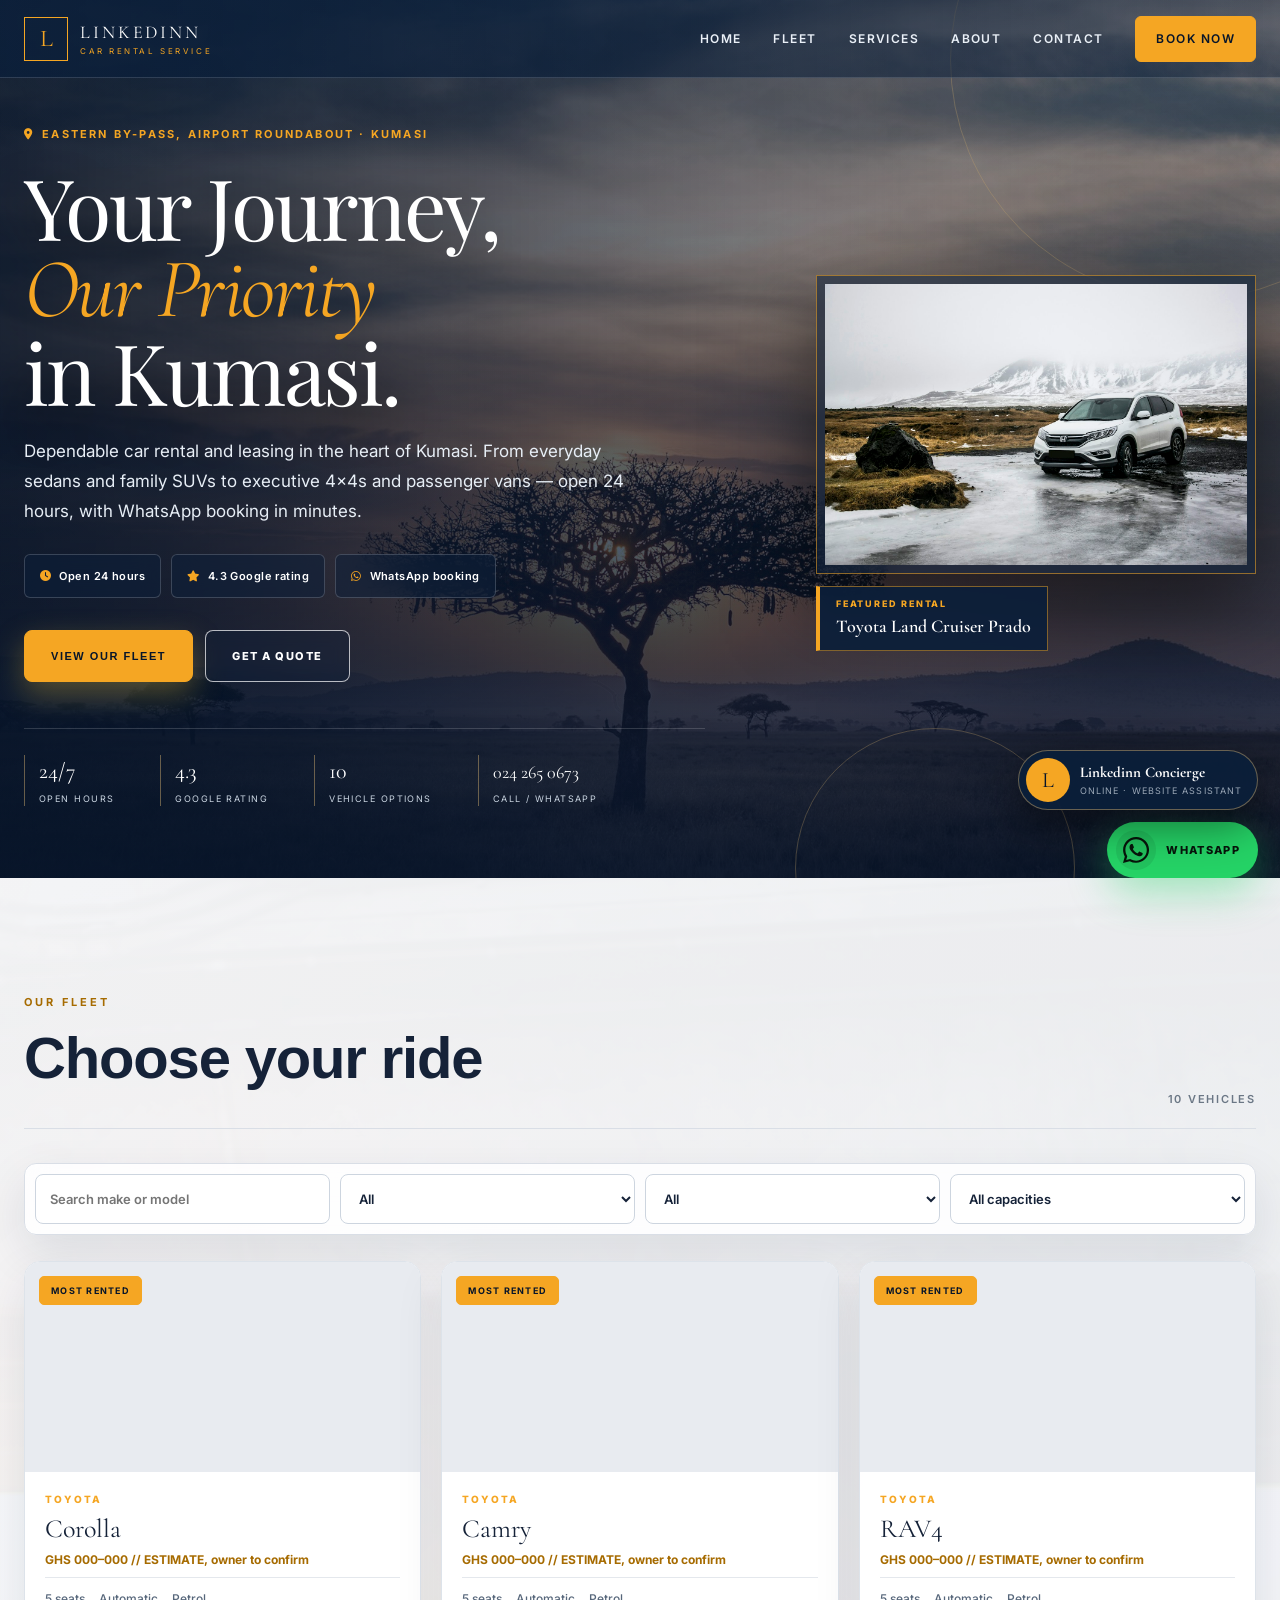
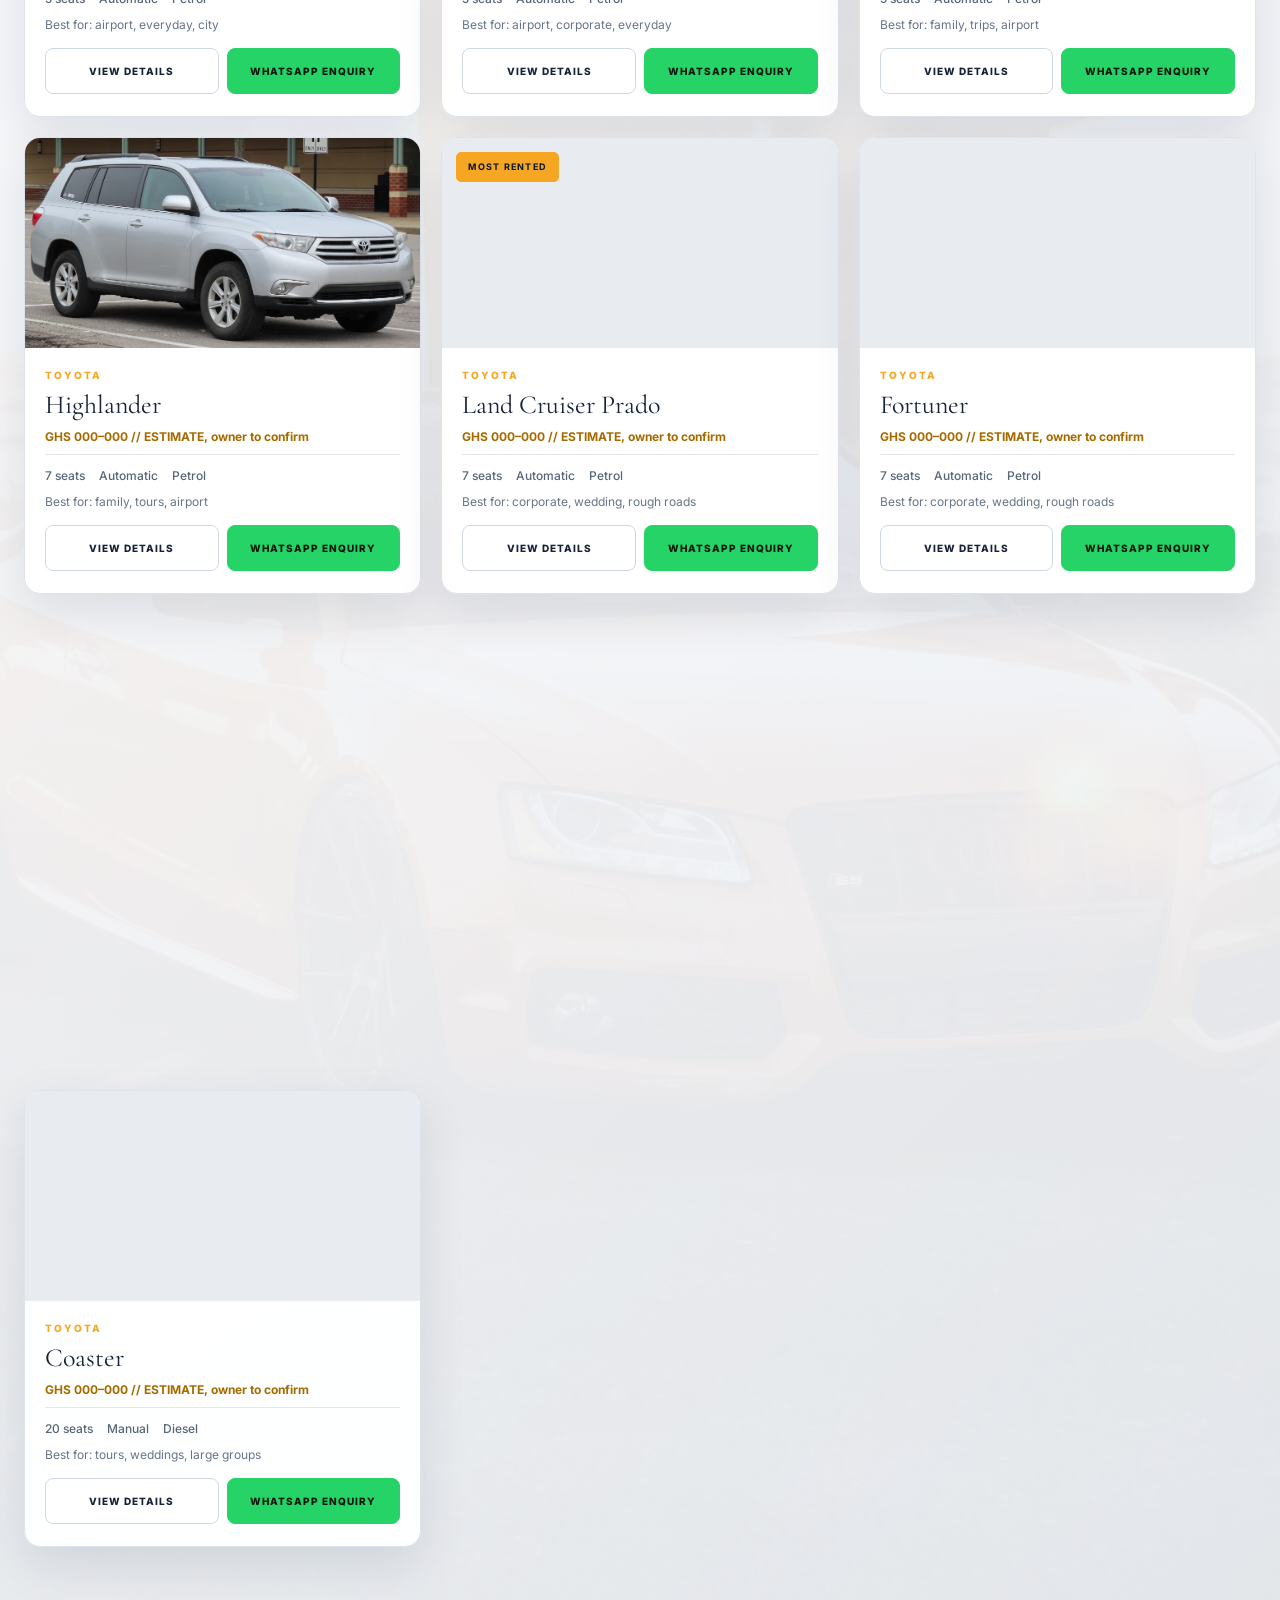
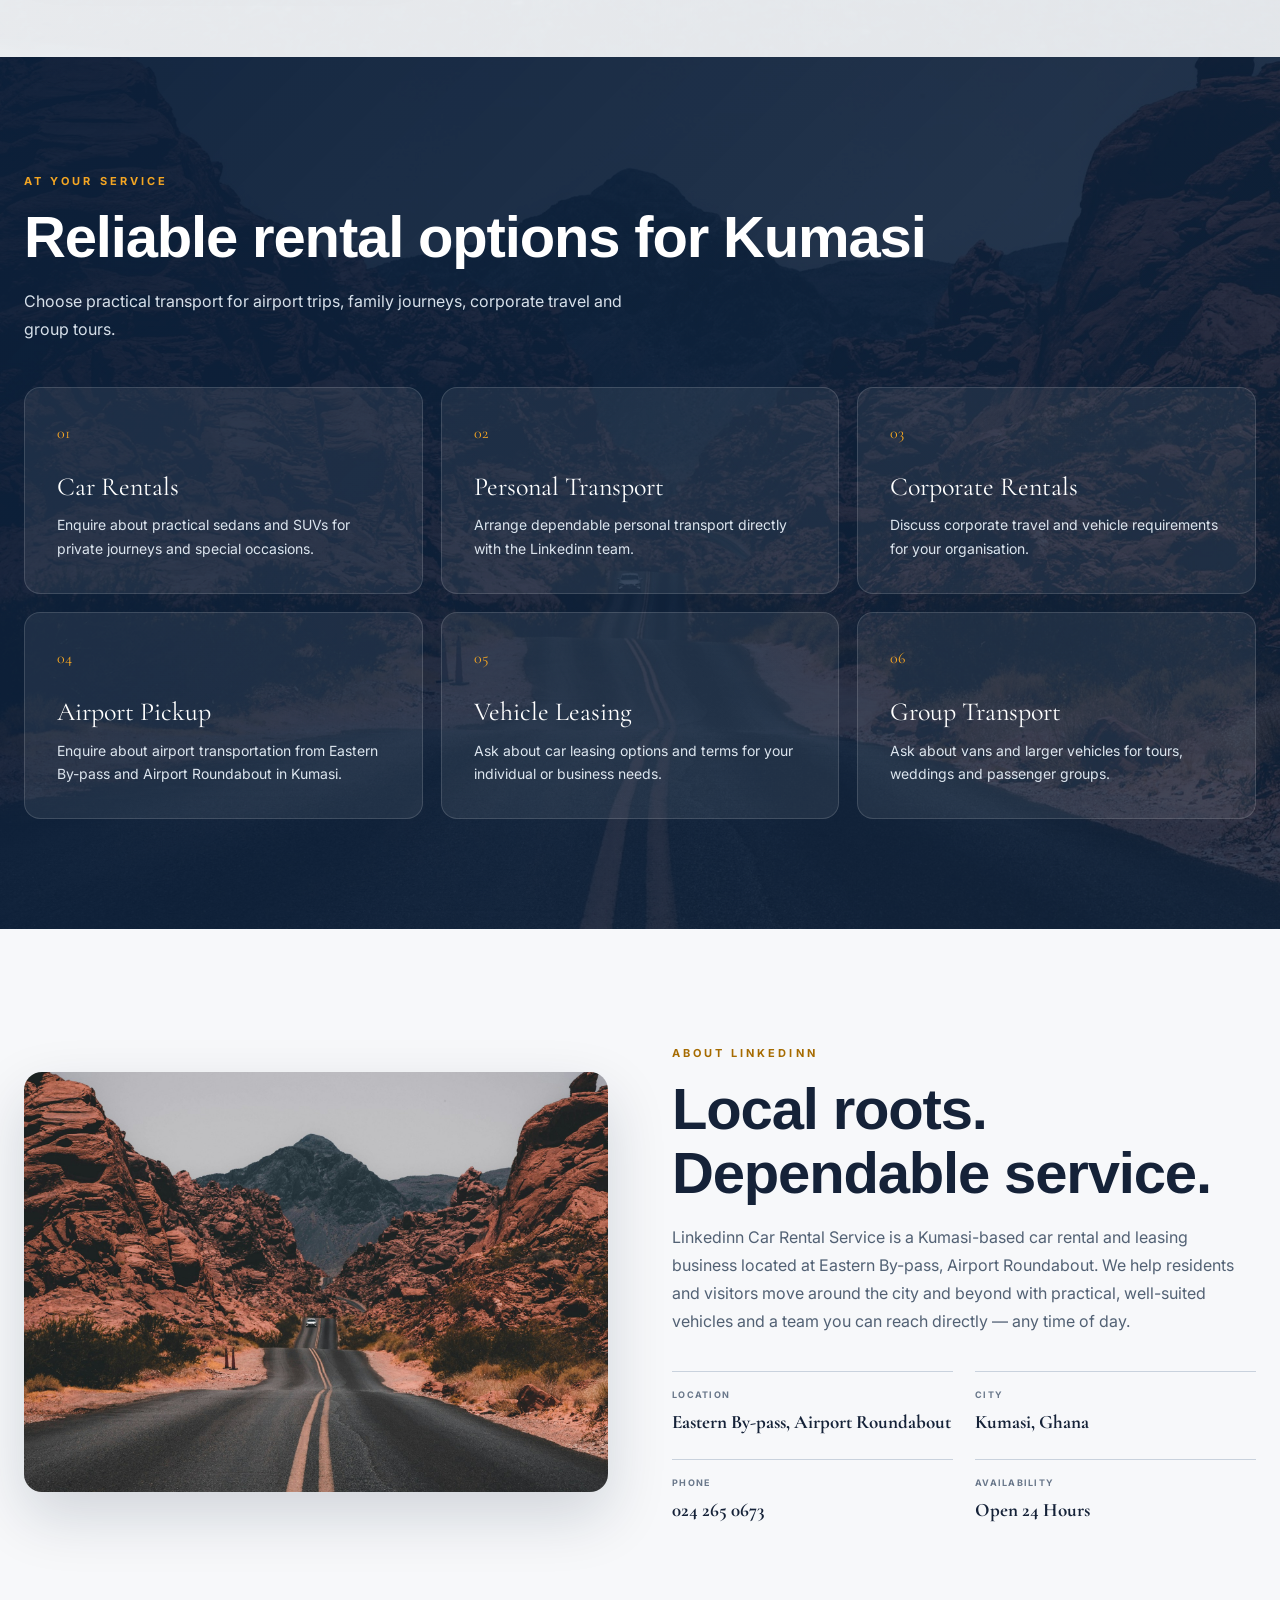
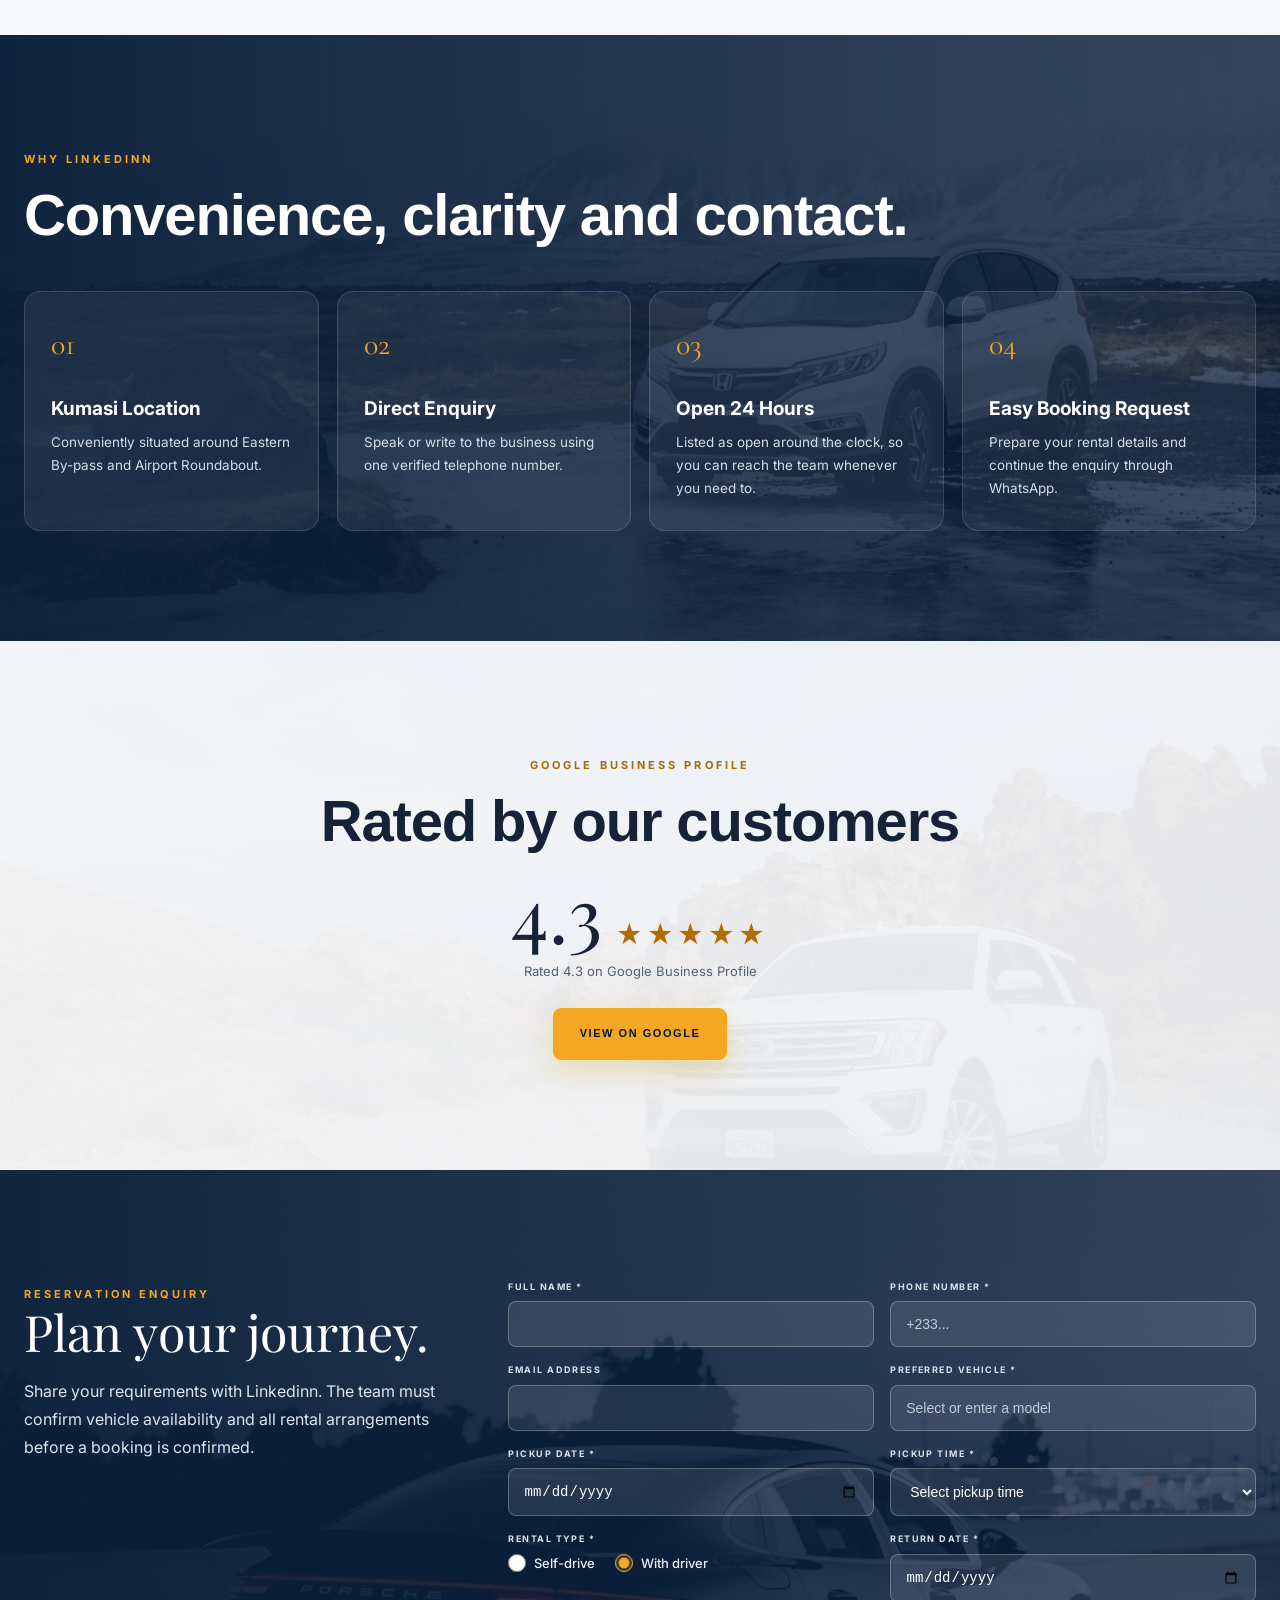
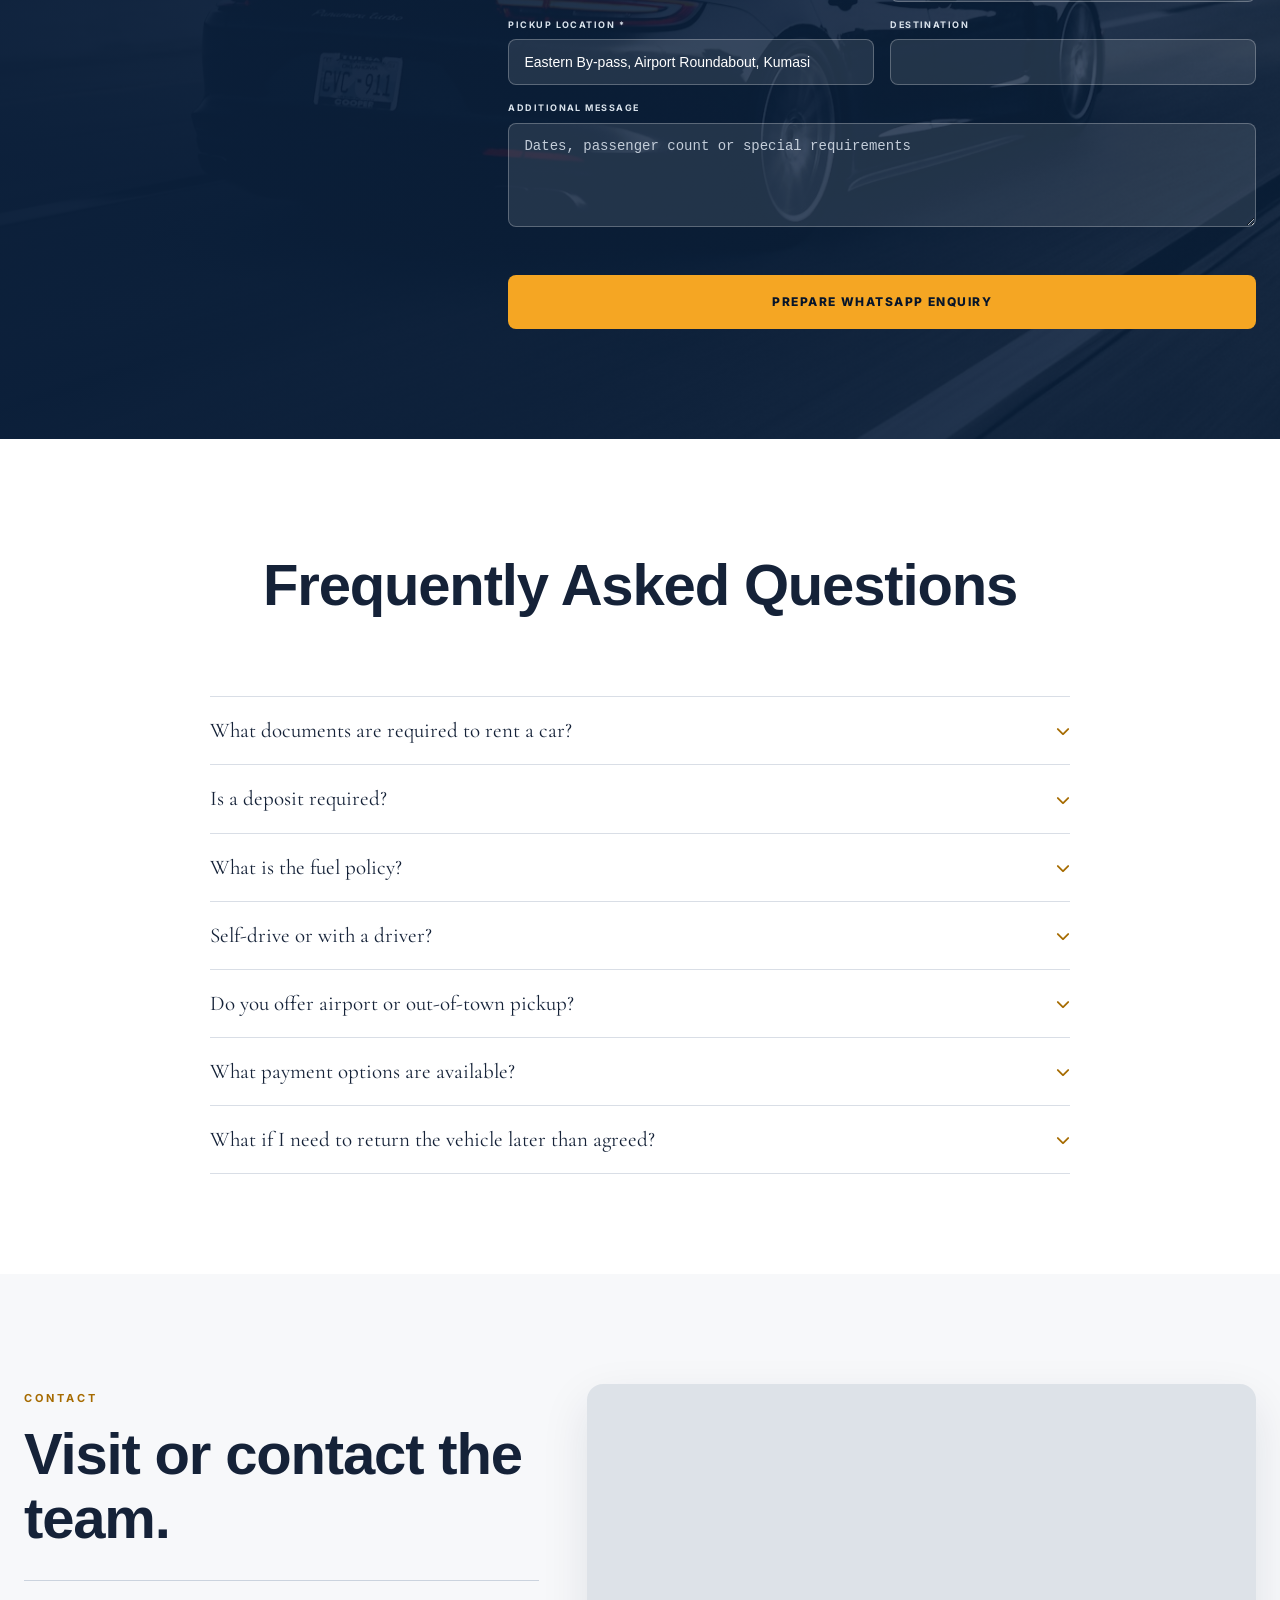
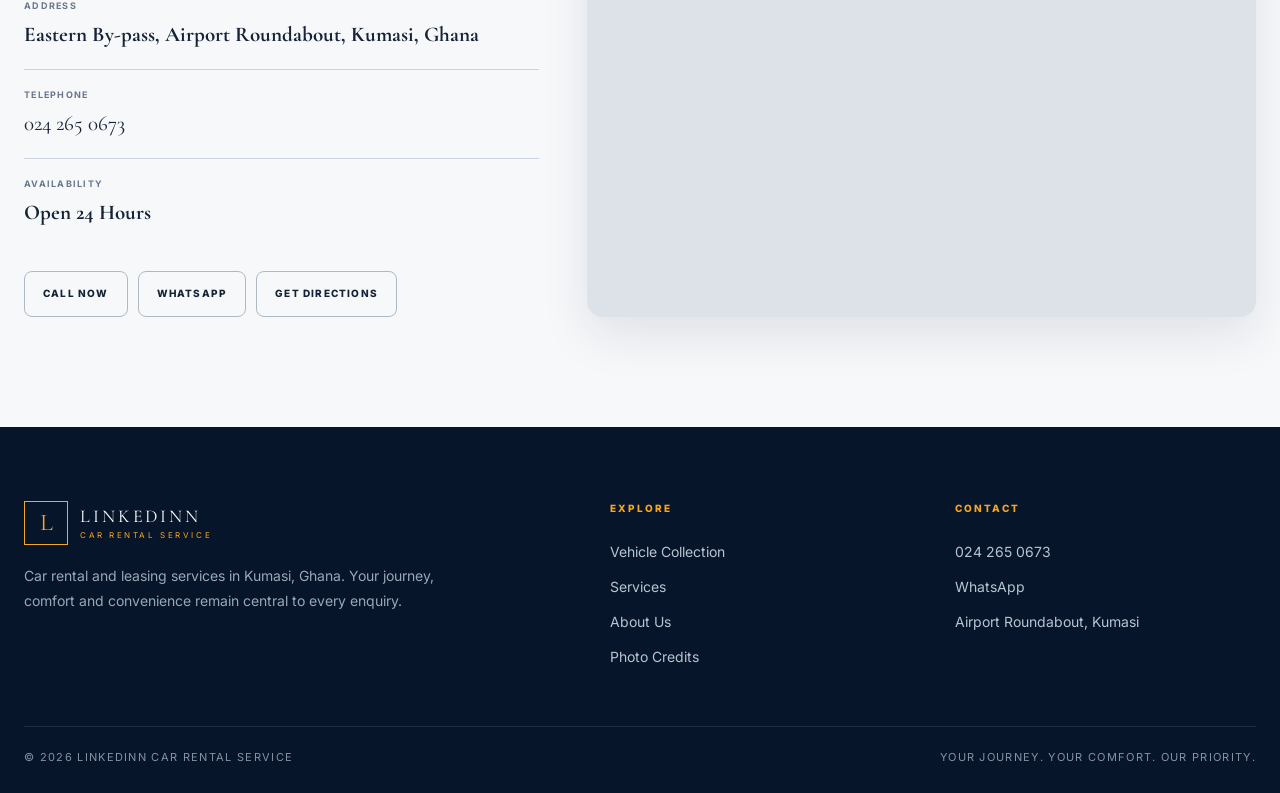
<file: index.html>
<!DOCTYPE html>
<html lang="en">
<head>
    <meta charset="UTF-8">
    <meta name="viewport" content="width=device-width, initial-scale=1.0">
    <title>Linkedinn Car Rental Service | Car Rental in Kumasi, Ghana</title>
    <meta name="description" content="Car rental in Kumasi, Ghana at Eastern By-pass, Airport Roundabout. Toyota & SUV rentals, 4x4s and passenger vans. Open 24 hours. Enquire on WhatsApp 024 265 0673.">
    <meta name="keywords" content="Linkedinn Car Rental, car rental Kumasi, car hire Kumasi, car rental Ghana, SUV rental Kumasi, Airport Roundabout car rental">
    <meta name="author" content="Linkedinn Car Rental Service">
    <meta name="robots" content="index, follow">
    <link rel="canonical" href="https://linkedinncarrental.com/">
    <meta name="theme-color" content="#0B1F3A">

    <!-- Open Graph -->
    <meta property="og:type" content="website">
    <meta property="og:site_name" content="Linkedinn Car Rental Service">
    <meta property="og:title" content="Linkedinn Car Rental Service | Car Rental in Kumasi">
    <meta property="og:description" content="Reliable car rental in Kumasi — sedans, SUVs, 4x4s and passenger vans. Open 24 hours at Eastern By-pass, Airport Roundabout. WhatsApp 024 265 0673.">
    <meta property="og:url" content="https://linkedinncarrental.com/">
    <meta property="og:image" content="https://linkedinncarrental.com/assets/vehicles/africa-road.jpg">
    <meta property="og:image:alt" content="Open road through Kumasi at golden hour">
    <meta property="og:locale" content="en_GH">

    <!-- Twitter -->
    <meta name="twitter:card" content="summary_large_image">
    <meta name="twitter:title" content="Linkedinn Car Rental Service | Kumasi">
    <meta name="twitter:description" content="Car rental in Kumasi. Open 24 hours. WhatsApp 024 265 0673.">
    <meta name="twitter:image" content="https://linkedinncarrental.com/assets/vehicles/africa-road.jpg">

    <link rel="icon" href="data:image/svg+xml,%3Csvg xmlns='http://www.w3.org/2000/svg' viewBox='0 0 100 100'%3E%3Crect width='100' height='100' rx='18' fill='%230B1F3A'/%3E%3Ctext x='50' y='68' font-family='Georgia,serif' font-size='58' fill='%23F5A623' text-anchor='middle'%3EL%3C/text%3E%3C/svg%3E">
    <link rel="preconnect" href="https://fonts.googleapis.com">
    <link rel="preconnect" href="https://fonts.gstatic.com" crossorigin>
    <link href="https://fonts.googleapis.com/css2?family=Playfair+Display:ital,wght@0,400;0,700;1,400;1,700&family=Inter:ital,wght@0,300;0,400;0,500;0,600;1,300;1,400;1,500;1,600&family=Manrope:ital,wght@0,400;0,600;0,800;1,400;1,600;1,800&family=Cormorant+Garamond:ital,wght@0,400;0,600;1,400;1,600&display=swap" rel="stylesheet">
    <link rel="stylesheet" href="https://cdnjs.cloudflare.com/ajax/libs/font-awesome/6.4.0/css/all.min.css">
    <link rel="stylesheet" href="style.css">
    <link rel="stylesheet" href="premium.css">
    <script src="premium.fixed.js" defer></script>
    <script type="application/ld+json">{
      "@context":"https://schema.org",
      "@type":"AutoRental",
      "name":"Linkedinn Car Rental Service",
      "description":"Car rental and leasing service in Kumasi, Ghana. Practical sedans, SUVs, 4x4s and passenger vans available for enquiry.",
      "telephone":"+233242650673",
      "priceRange":"GHS — confirm with owner",
      "address":{"@type":"PostalAddress","streetAddress":"Eastern By-pass, Airport Roundabout","addressLocality":"Kumasi","addressCountry":"GH"},
      "areaServed":{"@type":"City","name":"Kumasi"},
      "openingHoursSpecification":{"@type":"OpeningHoursSpecification","dayOfWeek":["Monday","Tuesday","Wednesday","Thursday","Friday","Saturday","Sunday"],"opens":"00:00","closes":"23:59"},
      "aggregateRating":{"@type":"AggregateRating","ratingValue":"4.3","bestRating":"5"}
    }</script>
</head>
<body>
    <div id="premium-root">
        <div class="premium-app">
            <nav class="premium-nav" id="premium-nav">
                <div class="nav-inner">
                    <a class="brand" href="#home" aria-label="Linkedinn Car Rental Service home">
                        <span class="brand-monogram">L</span>
                        <span class="brand-name">LINKEDINN<small>CAR RENTAL SERVICE</small></span>
                    </a>
                    <div class="premium-links" id="premium-links">
                        <a href="#home">Home</a><a href="#fleet">Fleet</a><a href="#services">Services</a><a href="#about">About</a><a href="#contact">Contact</a>
                        <a class="nav-cta" href="#booking">Book Now</a>
                    </div>
                    <button class="menu-toggle" id="menu-toggle" aria-label="Open navigation">☰</button>
                </div>
            </nav>

            <header class="hero-premium" id="home">
                <div class="hero-photo" aria-hidden="true"></div>
                <div class="hero-shade" aria-hidden="true"></div>
                <div class="hero-orb hero-orb-one" aria-hidden="true"></div>
                <div class="hero-orb hero-orb-two" aria-hidden="true"></div>
                <div class="hero-inner">
                    <div class="hero-grid">
                        <div class="hero-copy">
                            <span class="hero-eyebrow"><i class="fas fa-location-dot"></i> Eastern By-pass, Airport Roundabout · Kumasi</span>
                            <h1>Your Journey,<br><em>Our Priority</em> in Kumasi.</h1>
                            <p class="hero-subtitle">Dependable car rental and leasing in the heart of Kumasi. From everyday sedans and family SUVs to executive 4x4s and passenger vans — open 24 hours, with WhatsApp booking in minutes.</p>
                            <div class="hero-badge">
                                <span><i class="fas fa-clock"></i> Open 24 hours</span>
                                <span><i class="fas fa-star"></i> 4.3 Google rating</span>
                                <span><i class="fab fa-whatsapp"></i> WhatsApp booking</span>
                            </div>
                            <div class="hero-cta">
                                <a class="btn-primary" href="#fleet">View Our Fleet</a>
                                <a class="btn-ghost" href="#booking">Get a Quote</a>
                            </div>
                            <div class="hero-stats">
                                <div class="stat-item"><div class="stat-number">24/7</div><div class="stat-label">Open Hours</div></div>
                                <div class="stat-item"><div class="stat-number">4.3</div><div class="stat-label">Google Rating</div></div>
                                <div class="stat-item"><div class="stat-number">10</div><div class="stat-label">Vehicle Options</div></div>
                                <div class="stat-item"><div class="stat-number"><a href="tel:+233242650673">024 265 0673</a></div><div class="stat-label">Call / WhatsApp</div></div>
                            </div>
                        </div>
                        <div class="hero-car-card">
                            <div class="hero-car-img"><img src="assets/vehicles/prado.jpg" alt="Toyota Land Cruiser Prado available for rental" loading="eager"></div>
                            <div class="hero-car-tag"><span>Featured Rental</span><strong>Toyota Land Cruiser Prado</strong></div>
                        </div>
                    </div>
                </div>
            </header>

            <main>
                <section class="section-premium fleet-section" id="fleet">
                    <div class="section-shell">
                        <div class="fleet-head fade-ready">
                            <div><span class="eyebrow">Our Fleet</span><h2 class="section-title">Choose your ride</h2></div>
                            <span class="fleet-count" id="fleet-count">Loading fleet...</span>
                        </div>
                        <div class="fleet-controls fade-ready">
                            <input class="search-input" id="vehicle-search" type="search" placeholder="Search make or model">
                            <select class="filter-select" id="brand-filter" aria-label="Filter by brand"><option>All</option><option>Toyota</option><option>Hyundai</option><option>Kia</option></select>
                            <select class="filter-select" id="category-filter" aria-label="Filter by category"><option>All</option><option>economy</option><option>sedan</option><option>suv</option><option>executive</option><option>van</option></select>
                            <select class="filter-select" id="seats-filter" aria-label="Filter by seats"><option value="All">All capacities</option><option value="4">4+ seats</option><option value="5">5+ seats</option><option value="7">7+ seats</option></select>
                        </div>
                        <div class="vehicle-grid" id="vehicle-grid"></div>
                    </div>
                </section>

                <section class="section-premium" id="services">
                    <div class="section-shell">
                        <span class="eyebrow">At Your Service</span><h2 class="section-title">Reliable rental options for Kumasi</h2>
                        <p class="section-copy">Choose practical transport for airport trips, family journeys, corporate travel and group tours.</p>
                        <div class="services-grid fade-ready">
                            <article class="service-card"><span class="service-number">01</span><h3>Car Rentals</h3><p>Enquire about practical sedans and SUVs for private journeys and special occasions.</p></article>
                            <article class="service-card"><span class="service-number">02</span><h3>Personal Transport</h3><p>Arrange dependable personal transport directly with the Linkedinn team.</p></article>
                            <article class="service-card"><span class="service-number">03</span><h3>Corporate Rentals</h3><p>Discuss corporate travel and vehicle requirements for your organisation.</p></article>
                            <article class="service-card"><span class="service-number">04</span><h3>Airport Pickup</h3><p>Enquire about airport transportation from Eastern By-pass and Airport Roundabout in Kumasi.</p></article>
                            <article class="service-card"><span class="service-number">05</span><h3>Vehicle Leasing</h3><p>Ask about car leasing options and terms for your individual or business needs.</p></article>
                            <article class="service-card"><span class="service-number">06</span><h3>Group Transport</h3><p>Ask about vans and larger vehicles for tours, weddings and passenger groups.</p></article>
                        </div>
                    </div>
                </section>

                <section class="section-premium about-section" id="about">
                    <div class="section-shell about-layout">
                        <div class="about-image fade-ready" role="img" aria-label="Scenic open road through Kumasi at golden hour"></div>
                        <div class="fade-ready">
                            <span class="eyebrow">About Linkedinn</span><h2 class="section-title">Local roots. Dependable service.</h2>
                            <p class="section-copy">Linkedinn Car Rental Service is a Kumasi-based car rental and leasing business located at Eastern By-pass, Airport Roundabout. We help residents and visitors move around the city and beyond with practical, well-suited vehicles and a team you can reach directly — any time of day.</p>
                            <div class="facts"><div class="fact"><small>Location</small><strong>Eastern By-pass, Airport Roundabout</strong></div><div class="fact"><small>City</small><strong>Kumasi, Ghana</strong></div><div class="fact"><small>Phone</small><strong>024 265 0673</strong></div><div class="fact"><small>Availability</small><strong>Open 24 Hours</strong></div></div>
                        </div>
                    </div>
                </section>

                <section class="section-premium why-section">
                    <div class="section-shell"><span class="eyebrow">Why Linkedinn</span><h2 class="section-title">Convenience, clarity and contact.</h2>
                        <div class="why-grid fade-ready">
                            <article class="why-card"><span>01</span><h3>Kumasi Location</h3><p>Conveniently situated around Eastern By-pass and Airport Roundabout.</p></article>
                            <article class="why-card"><span>02</span><h3>Direct Enquiry</h3><p>Speak or write to the business using one verified telephone number.</p></article>
                            <article class="why-card"><span>03</span><h3>Open 24 Hours</h3><p>Listed as open around the clock, so you can reach the team whenever you need to.</p></article>
                            <article class="why-card"><span>04</span><h3>Easy Booking Request</h3><p>Prepare your rental details and continue the enquiry through WhatsApp.</p></article>
                        </div>
                    </div>
                </section>

                <section class="section-premium review-section">
                    <div class="section-shell fade-ready"><span class="eyebrow">Google Business Profile</span><h2 class="section-title">Rated by our customers</h2><div class="rating-lockup"><strong>4.3</strong><span aria-hidden="true">★★★★★</span></div><p class="review-count">Rated 4.3 on Google Business Profile</p><div class="review-actions"><a class="btn-primary" href="https://www.google.com/maps/search/?api=1&query=Linkedinn+Car+Rental+Service+Kumasi" target="_blank" rel="noopener">View on Google</a></div></div>
                </section>

                <section class="section-premium booking-section" id="booking">
                    <div class="section-shell booking-layout">
                        <div class="booking-aside fade-ready"><span class="eyebrow">Reservation Enquiry</span><h2>Plan your journey.</h2><p>Share your requirements with Linkedinn. The team must confirm vehicle availability and all rental arrangements before a booking is confirmed.</p></div>
                        <div class="fade-ready">
                            <form class="booking-form" id="booking-form">
                                <div class="field"><label for="customer-name">Full name *</label><input id="customer-name" name="name" required autocomplete="name"></div>
                                <div class="field"><label for="customer-phone">Phone number *</label><input id="customer-phone" name="phone" required autocomplete="tel" placeholder="+233..."></div>
                                <div class="field"><label for="customer-email">Email address</label><input id="customer-email" name="email" type="email" autocomplete="email"></div>
                                <div class="field"><label for="preferred-vehicle">Preferred vehicle *</label><input id="preferred-vehicle" name="vehicle" required placeholder="Select or enter a model"></div>
                                <div class="field"><label for="pickup-date">Pickup date *</label><input id="pickup-date" name="pickup" type="date" required></div>
                                <div class="field"><label for="pickup-time">Pickup time *</label>
                                    <select id="pickup-time" name="pickupTime" required>
                                        <option value="" disabled selected>Select pickup time</option>
                                        <option value="08:00">08:00 AM</option>
                                        <option value="10:00">10:00 AM</option>
                                        <option value="12:00">12:00 PM</option>
                                        <option value="14:00">02:00 PM</option>
                                        <option value="16:00">04:00 PM</option>
                                        <option value="18:00">06:00 PM</option>
                                    </select>
                                </div>
                                <div class="field"><label>Rental type *</label>
                                    <div class="radio-group">
                                        <label><input type="radio" name="rentalType" value="self-drive" required> Self-drive</label>
                                        <label><input type="radio" name="rentalType" value="with-driver" checked> With driver</label>
                                    </div>
                                </div>
                                <div class="field"><label for="return-date">Return date *</label><input id="return-date" name="return" type="date" required></div>
                                <div class="field"><label for="pickup-location">Pickup location *</label><input id="pickup-location" name="location" required value="Eastern By-pass, Airport Roundabout, Kumasi"></div>
                                <div class="field"><label for="destination">Destination</label><input id="destination" name="destination"></div>
                                <div class="field full"><label for="booking-message">Additional message</label><textarea id="booking-message" name="message" placeholder="Dates, passenger count or special requirements"></textarea></div>
                                <p class="field full form-error" id="booking-error" role="alert"></p>
                                <button class="gold-btn" type="submit">Prepare WhatsApp Enquiry</button>
                            </form>
                            <div class="booking-confirmation" id="booking-confirmation"></div>
                        </div>
                    </div>
                </section>

                <!-- FAQ Section -->
<section class="faq-section" id="faq">
    <div class="section-container">
        <div class="section-header">
            <h2 class="section-title">Frequently Asked Questions</h2>
        </div>
        <div class="faq-accordion">
            <div class="faq-item">
                <div class="faq-question">
                    <h3>What documents are required to rent a car?</h3>
                    <span class="faq-icon"><i class="fas fa-chevron-down"></i></span>
                </div>
                <div class="faq-answer">
                    <p>Please contact Linkedinn directly on 024 265 0673 to confirm the exact documents, minimum age and driving-experience requirements for your rental. These details are confirmed by the team at the time of enquiry.</p>
                </div>
            </div>
            <div class="faq-item">
                <div class="faq-question">
                    <h3>Is a deposit required?</h3>
                    <span class="faq-icon"><i class="fas fa-chevron-down"></i></span>
                </div>
                <div class="faq-answer">
                    <p>Deposit requirements and any refund terms are confirmed by the Linkedinn team during your enquiry. Please ask when you contact us so the current policy is explained clearly.</p>
                </div>
            </div>
            <div class="faq-item">
                <div class="faq-question">
                    <h3>What is the fuel policy?</h3>
                    <span class="faq-icon"><i class="fas fa-chevron-down"></i></span>
                </div>
                <div class="faq-answer">
                    <p>Fuel arrangements are confirmed with you before the rental begins. Please ask the team about the fuel level at pickup and the expected return level when you enquire.</p>
                </div>
            </div>
            <div class="faq-item">
                <div class="faq-question">
                    <h3>Self-drive or with a driver?</h3>
                    <span class="faq-icon"><i class="fas fa-chevron-down"></i></span>
                </div>
                <div class="faq-answer">
                    <p>Whether a vehicle is offered self-drive or with a driver depends on the vehicle and your requirements. Please confirm which option you need when you enquire, and the team will advise on availability.</p>
                </div>
            </div>
            <div class="faq-item">
                <div class="faq-question">
                    <h3>Do you offer airport or out-of-town pickup?</h3>
                    <span class="faq-icon"><i class="fas fa-chevron-down"></i></span>
                </div>
                <div class="faq-answer">
                    <p>Linkedinn is based at Eastern By-pass, Airport Roundabout, Kumasi. For airport or out-of-town pickup, please contact the team on 024 265 0673 to confirm where and how pickup can be arranged.</p>
                </div>
            </div>
            <div class="faq-item">
                <div class="faq-question">
                    <h3>What payment options are available?</h3>
                    <span class="faq-icon"><i class="fas fa-chevron-down"></i></span>
                </div>
                <div class="faq-answer">
                    <p>Accepted payment methods and any payment terms are confirmed by the Linkedinn team during your enquiry. Please ask when you contact us.</p>
                </div>
            </div>
            <div class="faq-item">
                <div class="faq-question">
                    <h3>What if I need to return the vehicle later than agreed?</h3>
                    <span class="faq-icon"><i class="fas fa-chevron-down"></i></span>
                </div>
                <div class="faq-answer">
                    <p>If you expect to return the vehicle later than agreed, please contact Linkedinn as early as possible on 024 265 0673 so the team can advise on any extension and applicable terms.</p>
                </div>
            </div>
        </div>
    </div>
</section>

<section class="section-premium contact-section" id="contact">
                    <div class="section-shell contact-layout">
                        <div class="fade-ready"><span class="eyebrow">Contact</span><h2 class="section-title">Visit or contact the team.</h2>
                            <div class="contact-list"><div class="contact-row"><small>Address</small><strong>Eastern By-pass, Airport Roundabout, Kumasi, Ghana</strong></div><div class="contact-row"><small>Telephone</small><a href="tel:+233242650673">024 265 0673</a></div><div class="contact-row"><small>Availability</small><strong>Open 24 Hours</strong></div></div>
                            <div class="contact-actions"><a href="tel:+233242650673">Call Now</a><a href="https://wa.me/233242650673" target="_blank" rel="noopener">WhatsApp</a><a href="https://www.google.com/maps/search/?api=1&query=Eastern+By-pass+Airport+Roundabout+Kumasi+Ghana" target="_blank" rel="noopener">Get Directions</a></div>
                        </div>
                        <div class="map fade-ready"><iframe title="Map of Eastern By-pass, Airport Roundabout, Kumasi" loading="lazy" src="https://www.google.com/maps?q=Eastern+By-pass+Airport+Roundabout+Kumasi+Ghana&output=embed"></iframe></div>
                    </div>
                </section>
            </main>

            <footer class="footer-premium">
                <div class="section-shell"><div class="footer-grid"><div><a class="brand" href="#home"><span class="brand-monogram">L</span><span class="brand-name">LINKEDINN<small>CAR RENTAL SERVICE</small></span></a><p class="footer-copy">Car rental and leasing services in Kumasi, Ghana. Your journey, comfort and convenience remain central to every enquiry.</p></div><div><div class="footer-title">Explore</div><div class="footer-links"><a href="#fleet">Vehicle Collection</a><a href="#services">Services</a><a href="#about">About Us</a><a href="credits.html">Photo Credits</a></div></div><div><div class="footer-title">Contact</div><div class="footer-links"><a href="tel:+233242650673">024 265 0673</a><a href="https://wa.me/233242650673">WhatsApp</a><a href="#contact">Airport Roundabout, Kumasi</a></div></div></div><div class="footer-bottom"><span>© 2026 Linkedinn Car Rental Service</span><span>Your Journey. Your Comfort. Our Priority.</span></div></div>
            </footer>

            <div class="modal" id="vehicle-modal" role="dialog" aria-modal="true" aria-label="Vehicle details"><button class="modal-close" id="modal-close" aria-label="Close">×</button><div class="modal-panel"><div class="modal-image"><img id="modal-image" alt=""></div><div class="modal-info"><span class="vehicle-brand" id="modal-brand"></span><h2 id="modal-name"></h2><div class="modal-specs"><div id="modal-seats"></div><div id="modal-transmission"></div><div id="modal-fuel"></div><div>Price: Confirm directly</div></div><p id="modal-description"></p><button class="gold-btn" id="modal-book">Enquire About This Vehicle</button></div></div></div>

            <a class="floating-whatsapp" href="https://wa.me/233242650673?text=Hello%20Linkedinn%20Car%20Rental%20Service" target="_blank" rel="noopener" aria-label="Chat with Linkedinn on WhatsApp">
                <span class="wa-icon" aria-hidden="true"><svg viewBox="0 0 24 24" width="24" height="24" fill="currentColor"><path d="M20.52 3.48A11.9 11.9 0 0 0 12.05 0C5.45 0 .08 5.37.08 11.98c0 2.11.55 4.17 1.6 5.99L0 24l6.18-1.62a11.98 11.98 0 0 0 5.87 1.5h.01c6.59 0 11.97-5.37 11.97-11.98 0-3.2-1.24-6.21-3.51-8.42Zm-8.47 18.4h-.01a9.9 9.9 0 0 1-5.05-1.38l-.36-.21-3.67.96.98-3.58-.24-.37a9.86 9.86 0 0 1-1.52-5.32c0-5.44 4.43-9.87 9.88-9.87 2.64 0 5.12 1.03 6.99 2.9a9.81 9.81 0 0 1 2.9 7c0 5.44-4.43 9.87-9.88 9.87Zm5.42-7.39c-.3-.15-1.76-.87-2.03-.97-.27-.1-.47-.15-.67.15-.2.3-.77.97-.94 1.17-.17.2-.35.22-.64.07-.3-.15-1.25-.46-2.38-1.47-.88-.79-1.48-1.76-1.65-2.06-.17-.3-.02-.46.13-.61.13-.13.3-.35.45-.52.15-.17.2-.3.3-.5.1-.2.05-.37-.02-.52-.08-.15-.67-1.62-.92-2.22-.24-.58-.49-.5-.67-.51h-.57c-.2 0-.52.07-.79.37-.27.3-1.04 1.02-1.04 2.48 0 1.46 1.07 2.88 1.22 3.08.15.2 2.1 3.21 5.09 4.5.71.31 1.27.49 1.7.63.71.23 1.36.2 1.87.12.57-.09 1.76-.72 2.01-1.41.25-.69.25-1.29.17-1.41-.07-.12-.27-.2-.57-.35Z"/></svg></span><span class="wa-label">WhatsApp</span>
            </a>

            <aside class="concierge" id="concierge" aria-label="Linkedinn website concierge">
                <button class="concierge-launcher" id="concierge-launcher" aria-expanded="false" aria-controls="concierge-panel">
                    <span class="concierge-avatar">L</span><span class="concierge-status"><strong>Linkedinn Concierge</strong><small>Online · Website assistant</small></span>
                </button>
                <div class="concierge-panel" id="concierge-panel">
                    <div class="concierge-head"><div><span>Linkedinn</span><strong>Digital Concierge</strong></div><button id="concierge-close" aria-label="Close concierge">×</button></div>
                    <div class="concierge-messages" id="concierge-messages" aria-live="polite">
                        <div class="chat-message assistant">Welcome to Linkedinn Car Rental Service. I can guide you through the fleet, services, location, or booking enquiry process.</div>
                    </div>
                    <div class="chat-suggestions" id="chat-suggestions">
                        <button data-question="fleet">Explore the fleet</button><button data-question="location">Business location</button><button data-question="booking">How to book</button>
                    </div>
                    <form class="chat-composer" id="chat-form"><input id="chat-input" autocomplete="off" placeholder="Ask about Linkedinn…" aria-label="Your message"><button type="submit" aria-label="Send message">→</button></form>
                </div>
            </aside>
        </div>
    </div>
</body>
</html>                                                                                                                                                                                                                        
</file>
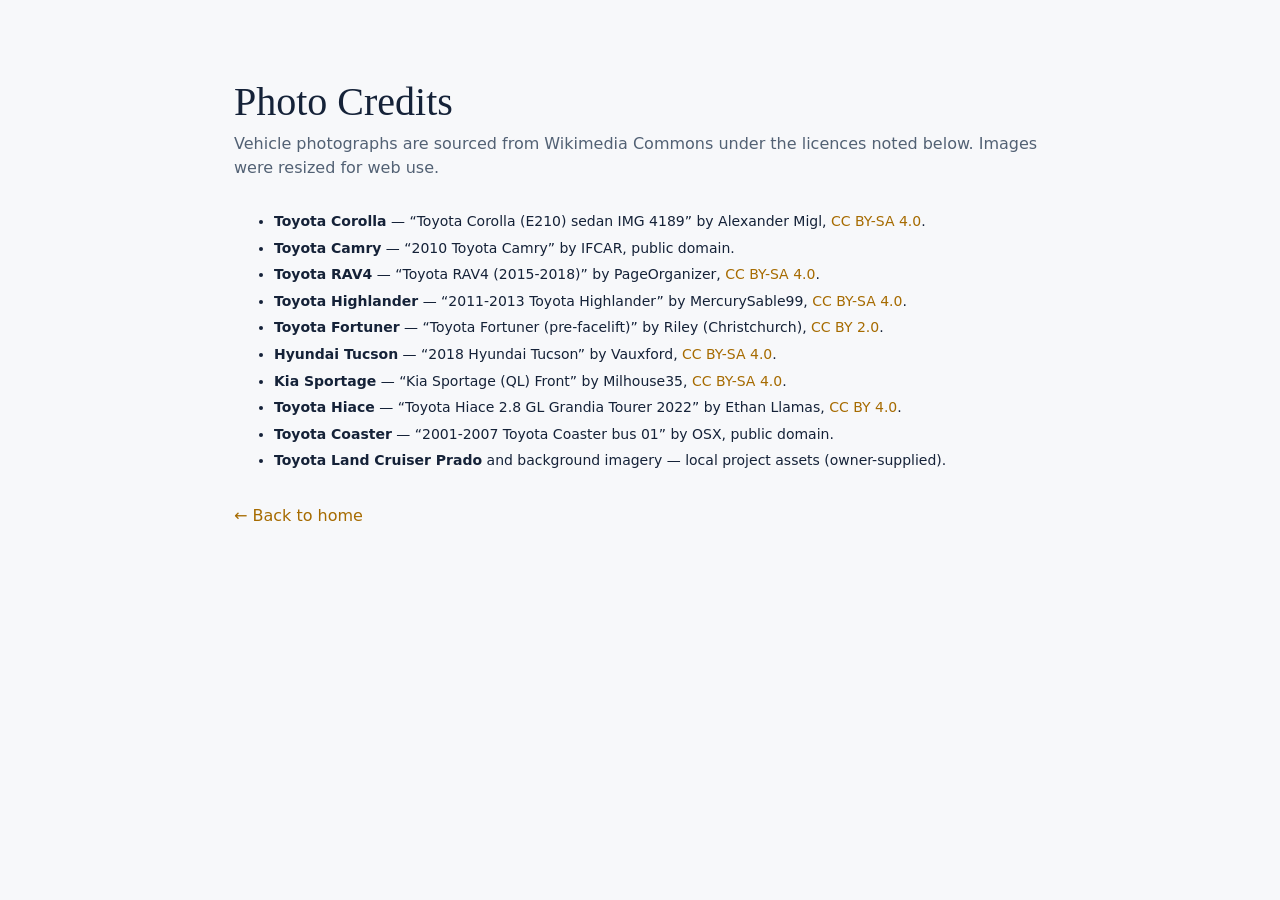
<file: credits.html>
<!DOCTYPE html>
<html lang="en">
<head>
    <meta charset="UTF-8">
    <meta name="viewport" content="width=device-width, initial-scale=1.0">
    <meta name="robots" content="noindex">
    <title>Photo Credits | Linkedinn Car Rental Service</title>
    <link rel="stylesheet" href="premium.css">
</head>
<body>
    <div id="premium-root">
        <div style="max-width:860px;margin:0 auto;padding:80px 24px;color:#152238">
            <h1 style="font-family:'Playfair Display',serif;font-size:40px;margin-bottom:8px">Photo Credits</h1>
            <p style="color:#526174;margin-bottom:28px">Vehicle photographs are sourced from Wikimedia Commons under the licences noted below. Images were resized for web use.</p>
            <ul style="line-height:1.9;font-size:14px">
                <li><strong>Toyota Corolla</strong> — “Toyota Corolla (E210) sedan IMG 4189” by Alexander Migl, <a href="https://creativecommons.org/licenses/by-sa/4.0" style="color:#A66B00">CC BY-SA 4.0</a>.</li>
                <li><strong>Toyota Camry</strong> — “2010 Toyota Camry” by IFCAR, public domain.</li>
                <li><strong>Toyota RAV4</strong> — “Toyota RAV4 (2015-2018)” by PageOrganizer, <a href="https://creativecommons.org/licenses/by-sa/4.0" style="color:#A66B00">CC BY-SA 4.0</a>.</li>
                <li><strong>Toyota Highlander</strong> — “2011-2013 Toyota Highlander” by MercurySable99, <a href="https://creativecommons.org/licenses/by-sa/4.0" style="color:#A66B00">CC BY-SA 4.0</a>.</li>
                <li><strong>Toyota Fortuner</strong> — “Toyota Fortuner (pre-facelift)” by Riley (Christchurch), <a href="https://creativecommons.org/licenses/by/2.0" style="color:#A66B00">CC BY 2.0</a>.</li>
                <li><strong>Hyundai Tucson</strong> — “2018 Hyundai Tucson” by Vauxford, <a href="https://creativecommons.org/licenses/by-sa/4.0" style="color:#A66B00">CC BY-SA 4.0</a>.</li>
                <li><strong>Kia Sportage</strong> — “Kia Sportage (QL) Front” by Milhouse35, <a href="https://creativecommons.org/licenses/by-sa/4.0" style="color:#A66B00">CC BY-SA 4.0</a>.</li>
                <li><strong>Toyota Hiace</strong> — “Toyota Hiace 2.8 GL Grandia Tourer 2022” by Ethan Llamas, <a href="https://creativecommons.org/licenses/by/4.0" style="color:#A66B00">CC BY 4.0</a>.</li>
                <li><strong>Toyota Coaster</strong> — “2001-2007 Toyota Coaster bus 01” by OSX, public domain.</li>
                <li><strong>Toyota Land Cruiser Prado</strong> and background imagery — local project assets (owner-supplied).</li>
            </ul>
            <p style="margin-top:30px"><a href="index.html" style="color:#A66B00">← Back to home</a></p>
        </div>
    </div>
</body>
</html>
</file>
<file: style.css>
/* =========================================
   LINKEDINN CAR RENTAL - PREMIUM LUXURY
   ========================================= */
:root {
    --bg: #050508;
    --panel: #0c0c14;
    --glass: rgba(255, 255, 255, 0.035);
    --glass-border: rgba(255, 255, 255, 0.07);
    --gold: #d4af37;
    --gold-dark: #b8860b;
    --accent: #00d4ff;
    --text: #f8fafc;
    --text-muted: #94a3b8;
    --success: #22c55e;
    --font-main: 'Inter', sans-serif;
    --font-display: 'Poppins', sans-serif;
    --shadow: 0 10px 30px rgba(0,0,0,0.5);
    --radius: 20px;
    --transition: all 0.5s cubic-bezier(0.23, 1, 0.32, 1);
}

* { margin: 0; padding: 0; box-sizing: border-box; }
html { scroll-behavior: smooth; }
body {
    background: var(--bg);
    color: var(--text);
    font-family: var(--font-main);
    overflow-x: hidden;
    line-height: 1.4;
    -webkit-font-smoothing: antialiased;
}
a { text-decoration: none; color: inherit; }
ul { list-style: none; }
img { max-width: 100%; display: block; }
.gradient-text {
    background: linear-gradient(135deg, var(--gold), var(--accent));
    -webkit-background-clip: text;
    -webkit-text-fill-color: transparent;
    background-clip: text;
}
.glass-card {
    background: var(--glass);
    backdrop-filter: blur(12px);
    -webkit-backdrop-filter: blur(12px);
    border: 1px solid var(--glass-border);
    border-radius: var(--radius);
    box-shadow: var(--shadow);
}
.section-container { max-width: 1200px; margin: 0 auto; padding: 0 24px; }
.section-header { text-align: center; margin-bottom: 80px; }
.section-badge {
    display: inline-flex;
    align-items: center; gap: 8px;
    padding: 8px 20px;
    background: var(--glass);
    border: 1px solid var(--glass-border);
    border-radius: 50px;
    font-size: 0.8rem;
    color: var(--gold);
    font-weight: 700;
    letter-spacing: 1.5px;
    text-transform: uppercase;
    margin-bottom: 16px;
}
.section-title {
    font-family: var(--font-display);
    font-size: 3rem;
    font-weight: 800;
    margin-bottom: 20px;
    line-height: 1.1;
    letter-spacing: -1px;
}
.section-subtitle {
    color: var(--text-muted);
    font-size: 1.15rem;
    max-width: 700px;
    margin: 0 auto;
}

/* Buttons */
.btn-primary {
    background: linear-gradient(135deg, var(--gold), var(--gold-dark));
    color: #000;
    border: none;
    padding: 16px 32px;
    border-radius: 12px;
    font-family: var(--font-display);
    font-weight: 700;
    font-size: 1rem;
    cursor: pointer;
    transition: var(--transition);
    display: inline-flex;
/* Custom Cursor */
.cursor, .cursor-dot {
    position: fixed; top: 0; left: 0; pointer-events: none;
    border-radius: 50%; z-index: 9999; transform: translate(-50%, -50%);
}
.cursor {
    width: 24px; height: 24px;
    background: rgba(212, 175, 55, 0.3);
    border: 1px solid var(--gold);
    transition: width 0.2s, height 0.2s, background 0.2s, transform 0.2s;
}
.cursor-dot {
    width: 6px; height: 6px;
    background: var(--gold);
    transition: width 0.1s, height 0.1s;
}
body.cursor-active .cursor {
    width: 44px; height: 44px;
    background: rgba(212, 175, 55, 0.08);
}
body.cursor-active .cursor-dot { width: 3px; height: 3px; }

/* Navbar */
.navbar {
    position: fixed; top: 0; left: 0; width: 100%; z-index: 1000;
    background: rgba(5, 5, 8, 0.7);
    backdrop-filter: blur(16px);
    -webkit-backdrop-filter: blur(16px);
    border-bottom: 1px solid var(--glass-border);
    transition: var(--transition);
}
.navbar.scrolled {
    background: rgba(5, 5, 8, 0.95);
    box-shadow: 0 4px 20px rgba(0,0,0,0.5);
}
.nav-container {
    max-width: 1200px; margin: 0 auto; padding: 0 24px;
    height: 76px; display: flex; align-items: center; justify-content: space-between;
}
.nav-logo { display: flex; align-items: center; gap: 12px; cursor: pointer; }
.logo-icon {
    width: 40px; height: 40px;
    background: linear-gradient(135deg, var(--gold), var(--gold-dark));
    border-radius: 12px; display: flex; align-items: center; justify-content: center;
    color: #000; font-size: 1.3rem;
    box-shadow: 0 8px 20px rgba(212, 175, 55, 0.4);
}
.logo-text {
    font-family: var(--font-display); font-weight: 800; font-size: 1.4rem;
    letter-spacing: -0.5px;
}
.logo-text span { color: var(--gold); }
.nav-links { display: flex; gap: 34px; }
.nav-link {
    color: var(--text); font-size: 0.95rem; font-weight: 500;
    transition: var(--transition); position: relative;
}
.nav-link::after {
    content: ''; position: absolute; bottom: -6px; left: 0; width: 0%;
    height: 2px; background: var(--gold);
    transition: var(--transition);
}
.nav-link:hover::after, .nav-link.active::after { width: 100%; }
.nav-link:hover, .nav-link.active { color: var(--gold); }
.nav-actions { display: flex; align-items: center; gap: 16px; }
.nav-burger {
    display: none; flex-direction: column; gap: 5px; cursor: pointer;
}
.nav-burger span {
    width: 26px; height: 2.5px; background: var(--text);
    border-radius: 2px; transition: var(--transition);
}

/* Hero Section */
.hero {
    position: relative; min-height: 100vh; display: flex; align-items: center;
    overflow: hidden; padding-top: 76px;
}
.hero-bg {
    position: absolute; inset: 0; z-index: 1;
    background: linear-gradient(135deg, #030306 0%, #0a0a12 45%, #050508 100%);
}
.hero-bg::before {
    content: ''; position: absolute; inset: -20%; z-index: 0;
    background: url('https://images.unsplash.com/photo-1503376780353-7e6692767b70?auto=format&fit=crop&w=1920&q=80') center/cover no-repeat;
    opacity: 0.12; filter: blur(50px);
    animation: floatBg 25s ease-in-out infinite alternate;
}
@keyframes floatBg {
    from { transform: scale(1) translate(0, 0); }
    to { transform: scale(1.15) translate(30px, -30px); }
}
.hero-3d { position: absolute; inset: 0; z-index: 2; pointer-events: none; }
.hero-overlay {
    position: absolute; inset: 0; z-index: 3;
    background: linear-gradient(to bottom, transparent 0%, rgba(0,0,0,0.4) 40%, rgba(0,0,0,0.8) 100%);
}
.hero-content {
    position: relative; z-index: 10;
    max-width: 800px; padding: 0 24px;
}
.hero-badge {
    display: inline-flex; align-items: center; gap: 10px;
    background: var(--glass);
    border: 1px solid var(--glass-border);
    padding: 10px 20px; border-radius: 50px;
    font-size: 0.85rem; color: var(--gold); font-weight: 700;
    margin-bottom: 28px; backdrop-filter: blur(12px);
}
.hero-title {
    font-family: var(--font-display);
    font-size: clamp(3rem, 7vw, 5rem);
    font-weight: 900; line-height: 1.05; margin-bottom: 24px;
    letter-spacing: -2px;
}
.hero-subtitle {
    color: var(--text-muted); font-size: 1.25rem;
    margin-bottom: 40px; line-height: 1.8;
    max-width: 600px;
}
.hero-cta {
    display: flex; gap: 20px; flex-wrap: wrap; margin-bottom: 50px;
}
.hero-stats {
    display: flex; gap: 40px; padding-top: 40px;
    border-top: 1px solid var(--glass-border);
}
.stat-item { text-align: center; }
.stat-number {
    display: block; font-family: var(--font-display);
    font-size: 2rem; font-weight: 900; color: var(--gold);
}
.stat-label {
    font-size: 0.8rem; color: var(--text-muted);
    text-transform: uppercase; letter-spacing: 1px;
}

/* Hero Booking Card */
.hero-booking-card {
    position: relative; z-index: 10;
    max-width: 430px; margin-left: auto;
    padding: 36px; margin-top: -40px;
    animation: slideUp 0.9s ease both;
}
.hero-booking-card h3 {
    display: flex; align-items: center; gap: 12px;
    font-size: 1.35rem; margin-bottom: 28px; color: var(--gold);
}
.booking-form .form-row {
    display: grid; grid-template-columns: 1fr 1fr; gap: 18px; margin-bottom: 24px;
}
.booking-form .form-group { margin-bottom: 18px; }
.booking-form label {
    display: flex; align-items: center; gap: 10px;
    font-size: 0.8rem; color: var(--text-muted);
    margin-bottom: 10px; font-weight: 600;
    text-transform: uppercase; letter-spacing: 0.5px;
}
.booking-form select,
.booking-form input {
    width: 100%; background: rgba(0,0,0,0.25);
    border: 1px solid var(--glass-border);
    border-radius: 12px; padding: 14px 16px;
    color: var(--text); font-size: 0.95rem;
    transition: var(--transition); font-family: inherit;
}
.booking-form select:focus,
.booking-form input:focus {
    outline: none; border-color: var(--gold);
    background: rgba(255,255,255,0.03);
    box-shadow: 0 0 0 3px rgba(212, 175, 55, 0.1);
}
.booking-form select option { background: var(--panel); color: var(--text); }

    align-items: center;
    gap: 10px;
    box-shadow: 0 12px 30px rgba(212, 175, 55, 0.35);
}
.btn-primary:hover {
    transform: translateY(-4px);
    box-shadow: 0 20px 40px rgba(212, 175, 55, 0.5);
    filter: brightness(1.15);
}
.btn-ghost {
    background: rgba(255,255,255,0.05);
    color: var(--text);
    border: 1px solid var(--glass-border);
    padding: 14px 26px;
    border-radius: 12px;
    font-weight: 600;
    font-size: 0.95rem;
    transition: var(--transition);
    display: inline-flex;
    align-items: center;
    gap: 10px;
}
.btn-ghost:hover {
    background: var(--glass);
    border-color: var(--gold);
    color: var(--gold);
}
.btn-outline {
    background: transparent;
    color: var(--text);
    border: 1px solid var(--glass-border);
    padding: 16px 32px;
    border-radius: 12px;
    font-weight: 600;
    transition: var(--transition);
    display: inline-flex;
    align-items: center;
    gap: 10px;
}
.btn-outline:hover {
    border-color: var(--gold);
    color: var(--gold);
    background: rgba(212, 175, 55, 0.05);
}
.btn-lg { padding: 18px 36px; font-size: 1.05rem; }
.btn-full { width: 100%; justify-content: center; }
.btn-sm { padding: 10px 20px; font-size: 0.85rem; }

/* Fleet Section */
.fleet { padding: 120px 0 80px; }
.filter-tabs {
    display: flex; gap: 12px; justify-content: center;
    margin-bottom: 60px; flex-wrap: wrap;
}
.filter-btn {
    background: var(--panel); border: 1px solid var(--glass-border);
    color: var(--text-muted); padding: 12px 28px; border-radius: 50px;
    font-size: 0.9rem; font-weight: 600; cursor: pointer;
    transition: var(--transition); font-family: inherit;
}
.filter-btn.active {
    background: linear-gradient(135deg, var(--gold), var(--gold-dark));
    color: #000; border-color: transparent;
    box-shadow: 0 10px 25px rgba(212, 175, 55, 0.35);
}
.filter-btn:not(.active):hover {
    border-color: var(--gold); color: var(--gold);
}
.car-grid {
    display: grid; grid-template-columns: repeat(auto-fit, minmax(300px, 1fr));
    gap: 30px;
}
.car-card {
    position: relative; height: 460px; border-radius: var(--radius);
    overflow: hidden; cursor: pointer; transition: var(--transition);
    background: var(--panel); border: 1px solid var(--glass-border);
    display: flex; flex-direction: column;
}
.car-card:hover {
    transform: translateY(-12px);
    border-color: var(--gold);
    box-shadow: 0 30px 70px rgba(0,0,0,0.7);
}
.car-image {
    position: relative; width: 100%; height: 240px;
    background-size: cover; background-position: center;
    transition: transform 0.7s ease;
}
.car-card:hover .car-image { transform: scale(1.05); }
.car-badge {
    position: absolute; top: 20px; left: 20px; z-index: 3;
    background: rgba(0,0,0,0.8); backdrop-filter: blur(8px);
    padding: 6px 16px; border-radius: 8px; font-size: 0.75rem;
    font-weight: 800; color: var(--gold);
    border: 1px solid rgba(212, 175, 55, 0.3);
    text-transform: uppercase; letter-spacing: 1px;
}
.car-content {
    padding: 26px; display: flex; flex-direction: column;
    flex: 1;
}
.car-content h3 {
    font-family: var(--font-display); font-size: 1.3rem;
    margin-bottom: 8px; color: var(--text);
}
.car-category {
    font-size: 0.75rem; text-transform: uppercase;
    letter-spacing: 1px; color: var(--accent);
    font-weight: 700; margin-bottom: 14px; display: block;
}
.car-price {
    font-family: var(--font-display); font-size: 1.6rem;
    font-weight: 900; color: var(--gold);
    margin-bottom: 4px;
}
.car-price span {
    font-size: 0.9rem; font-weight: 500; color: var(--text-muted);
}
.car-features {
    display: flex; gap: 14px; color: var(--text-muted);
    font-size: 0.85rem; margin-top: auto; margin-bottom: 20px;
}
.car-features span {
    display: flex; align-items: center; gap: 7px;
}
.tilt-card { transform-style: preserve-3d; transition: transform 0.1s ease; }

/* Locations Section */
.locations { padding: 120px 0 80px; background: var(--panel); }
.locations-grid {
    display: grid; grid-template-columns: repeat(auto-fit, minmax(320px, 1fr));
    gap: 30px;
}
.location-card {
    height: 340px; display: flex; align-items: center;
    cursor: pointer; transition: var(--transition);
}
.location-card:hover {
    transform: translateX(10px);
}
.location-icon {
    width: 60px; height: 60px;
    background: linear-gradient(135deg, var(--gold), var(--gold-dark));
    border-radius: 16px; display: flex;
    align-items: center; justify-content: center;
    font-size: 1.6rem; color: #000;
    box-shadow: 0 12px 30px rgba(212, 175, 55, 0.4);
    margin-bottom: 22px;
}
.location-content h3 {
    font-size: 1.4rem; margin-bottom: 10px; font-weight: 700;
}
.location-address {
    color: var(--text-muted); font-size: 0.95rem;
    margin-bottom: 8px; line-height: 1.6;
}
.location-code {
    font-size: 0.8rem; color: var(--accent);
    font-weight: 700; margin-bottom: 18px;
    font-family: monospace;
}
.location-hours {
    display: flex; align-items: center; gap: 10px;
    color: var(--success); font-size: 0.9rem;
    font-weight: 700;
}

/* Reviews Section */
.reviews { padding: 120px 0 100px; }
.rating-summary {
    display: flex; justify-content: center;
    align-items: center; gap: 16px;
    margin-bottom: 60px; flex-wrap: wrap;
}
.rating-big {
    background: var(--glass);
    border: 1px solid var(--glass-border);
    padding: 30px 44px; border-radius: 30px;
    backdrop-filter: blur(16px); text-align: center;
}
.rating-number {
    font-family: var(--font-display);
    font-size: 4rem; font-weight: 900;
    color: var(--gold); line-height: 1;
}
.rating-stars {
    color: var(--gold); font-size: 1.8rem;
    margin: 14px 0 8px;
}
.rating-count {
    color: var(--text-muted); font-size: 1rem;
}
.reviews-grid {
    display: grid;
    grid-template-columns: repeat(auto-fit, minmax(320px, 1fr));
    gap: 28px;
}
.review-card {
    background: var(--glass);
    border: 1px solid var(--glass-border);
    border-radius: var(--radius);
    padding: 32px;
    backdrop-filter: blur(16px);
    transition: var(--transition);
}
.review-card:hover {
    transform: translateY(-8px);
    border-color: var(--gold);
}
.review-stars {
    color: var(--gold); font-size: 1.2rem;
    margin-bottom: 16px;
}
.review-text {
    color: var(--text-muted);
    font-size: 1rem; line-height: 1.8;
    margin-bottom: 24px; font-style: italic;
}
.review-author {
    display: flex; align-items: center; gap: 14px;
}
.review-author strong {
    font-size: 1rem; color: var(--text);
}
.review-author span {
    font-size: 0.85rem; color: var(--text-muted);
}

/* Contact Section */
.contact { padding: 120px 0 120px; }
.contact-wrapper {
    display: grid;
    grid-template-columns: 1fr 1fr;
    gap: 40px;
}
.contact-info h2,
.contact-form-wrap h2 {
    font-family: var(--font-display);
    font-size: 2rem; margin-bottom: 28px;
    display: flex; align-items: center; gap: 12px;
}
.contact-info h2 i { color: var(--gold); }
.contact-form-wrap h2 i { color: var(--accent); }
.info-item {
    display: flex; gap: 16px;
    margin-bottom: 24px; align-items: flex-start;
}
.info-item i {
    width: 38px; height: 38px;
    background: var(--glass);
    border: 1px solid var(--glass-border);
    border-radius: 12px;
    display: flex; align-items: center;
    justify-content: center;
    color: var(--gold); font-size: 1.2rem;
    flex-shrink: 0;
}
.info-item div strong {
    display: block; color: var(--text);
    font-size: 0.95rem; margin-bottom: 4px;
}
.info-item div span {
    font-size: 0.85rem; color: var(--text-muted);
}
.socials {
    display: flex; gap: 16px;
    margin-top: 34px;
}
.socials a {
    width: 42px; height: 42px;
    border-radius: 12px;
    background: var(--glass);
    border: 1px solid var(--glass-border);
    color: var(--text);
    display: flex; align-items: center;
    justify-content: center;
    font-size: 1.2rem;
    transition: var(--transition);
}
.socials a:hover {
    color: var(--gold);
    border-color: var(--gold);
    transform: translateY(-4px);
}
.contact-form {
    display: flex; flex-direction: column;
    gap: 18px;
}
.contact-form .form-row {
    display: grid;
    grid-template-columns: 1fr 1fr;
    gap: 18px;
}
.contact-form input,
.contact-form textarea {
    width: 100%;
    background: rgba(0,0,0,0.2);
    border: 1px solid var(--glass-border);
    border-radius: 12px;
    padding: 16px 18px;
    color: var(--text);
    font-size: 0.95rem;
    font-family: inherit;
    transition: var(--transition);
}
.contact-form input:focus,
.contact-form textarea:focus {
    outline: none; border-color: var(--gold);
    background: rgba(255,255,255,0.03);
    box-shadow: 0 0 0 3px rgba(212, 175, 55, 0.1);
}
.contact-form textarea {
    resize: vertical; min-height: 140px;
}

/* Footer */
.footer {
    padding: 80px 0 40px;
    border-top: 1px solid var(--glass-border);
    background: #020204;
}
.footer-grid {
    display: grid;
    grid-template-columns: 1.2fr 2fr 1.2fr;
    gap: 50px;
    margin-bottom: 50px;
}
.footer-brand .logo-text {
    font-size: 1.5rem;
}
.footer-brand p {
    color: var(--text-muted);
    font-size: 0.9rem;
    margin-top: 16px;
    line-height: 1.8;
}
.footer-links h4,
.footer-contact h4 {
    font-size: 1.1rem;
    margin-bottom: 24px;
    color: var(--text);
    font-weight: 700;
}
.footer-links ul li,
.footer-contact ul li {
    margin-bottom: 16px;
}
.footer-links ul li a,
.footer-contact ul li a {
    color: var(--text-muted);
    font-size: 0.95rem;
    transition: var(--transition);
}
.footer-links ul li a:hover {
    color: var(--gold);
    padding-left: 8px;
}
.footer-contact ul li {
    display: flex;
    align-items: center; gap: 12px;
}
.footer-contact ul li i {
    color: var(--gold);
    font-size: 0.95rem; width: 18px;
}
.footer-bottom {
    border-top: 1px solid var(--glass-border);
    padding-top: 30px;
    text-align: center;
    color: var(--text-muted);
    font-size: 0.85rem;
}

/* Floating WhatsApp */
.float-whatsapp {
    position: fixed;
    bottom: 32px; right: 32px;
    z-index: 900;
    width: 60px; height: 60px;
    background: #25d366;
    color: #fff;
    border-radius: 50%;
    display: flex; align-items: center;
    justify-content: center;
    font-size: 1.7rem;
    box-shadow: 0 12px 30px rgba(37, 211, 102, 0.4);
    transition: var(--transition);
    animation: pulseWhatsApp 2.5s infinite;
}
.float-whatsapp:hover {
    transform: scale(1.15);
    background: #20ba5a;
}
@keyframes pulseWhatsApp {
    0%, 100% {
        box-shadow: 0 0 0 0 rgba(37, 211, 102, 0.5);
    }
    50% {
        box-shadow: 0 0 0 14px rgba(37, 211, 102, 0.2);
    }
}

/* Back to Top */
#back-to-top {
    position: fixed;
    bottom: 32px; left: 32px;
    z-index: 900;
    width: 52px; height: 52px;
    border-radius: 50%;
    border: none;
    background: var(--glass);
    color: var(--text);
    display: flex;
    align-items: center;
    justify-content: center;
    font-size: 1.2rem;
    transition: var(--transition);
    opacity: 0;
    visibility: hidden;
    border: 1px solid var(--glass-border);
    cursor: pointer;
}
#back-to-top.visible {
    opacity: 1;
    visibility: visible;
}
#back-to-top:hover {
    background: var(--gold);
    color: #000;
}

/* Animations */
@keyframes slideUp {
    from { opacity: 0; transform: translateY(40px); }
    to { opacity: 1; transform: translateY(0); }
}
.reveal {
    opacity: 0;
    transform: translateY(50px);
    transition: all 0.8s ease;
}
.reveal.active {
    opacity: 1;
    transform: translateY(0);
}
/* Responsive */
@media (max-width: 900px) {
    .nav-links {
        position: fixed;
        top: 76px; left: 0; width: 100%;
        background: #050508;
        flex-direction: column;
        align-items: center;
        padding: 36px 0;
        display: none;
        gap: 22px;
        box-shadow: var(--shadow);
    }
    .nav-links.active { display: flex; }
    .nav-burger { display: flex; }
    .nav-actions { gap: 10px; }
    .nav-actions .btn-primary {
        padding: 12px 22px;
        font-size: 0.85rem;
    }
    .hero { padding-top: 0; }
    .hero-content {
        max-width: 100%;
        text-align: center;
        padding: 60px 24px 0;
    }
    .hero-booking-card {
        margin: 40px auto 0;
        max-width: 92%;
        margin-top: 0;
        padding: 28px;
    }
    .hero-stats {
        justify-content: center;
        gap: 28px;
    }
    .hero-cta {
        justify-content: center;
    }
    .section-title { font-size: 2.2rem; }
    .contact-wrapper {
        grid-template-columns: 1fr;
    }
    .footer-grid {
        grid-template-columns: 1fr;
        gap: 34px;
    }
    .booking-form .form-row {
        grid-template-columns: 1fr;
    }
    .contact-form .form-row {
        grid-template-columns: 1fr;
    }
    .car-grid {
        grid-template-columns: 1fr;
    }
    .cursor, .cursor-dot {
        display: none;
    }
    .rating-big {
        padding: 24px 32px;
    }
    .rating-number { font-size: 3rem; }
    .location-card {
        height: auto;
        flex-direction: column;
        text-align: center;
        padding-bottom: 20px;
    }
    .location-icon {
        margin-bottom: 18px;
    }
    .location-hours {
        justify-content: center;
    }
}
</file>
<file: premium.css>
﻿/* ============================================================
   LINKEDINN CAR RENTAL SERVICE â€” KUMASI, GHANA
   Premium visual system: deep navy / off-white / amber
   ============================================================ */
:root{
  --ghana-navy:#0B1F3A;
  --ghana-navy-2:#0F2847;
  --ghana-navy-deep:#07152A;
  --ghana-offwhite:#F7F8FA;
  --ghana-white:#FFFFFF;
  --ghana-grey:#EEF1F5;
  --ghana-line:#D9DEE6;
  --ghana-gold:#F5A623;
  --ghana-gold-soft:#C6A66B;
  --ghana-gold-text:#A66B00;
  --ghana-ink:#152238;
  --ghana-muted:#526174;
  --ghana-whatsapp:#25D366;
  --ghana-danger:#B3261E;
  --shadow-soft:0 18px 48px rgba(11,31,58,.10);
  --shadow-card:0 24px 60px rgba(11,31,58,.16);
  --radius:16px;
  --maxw:1240px;
}

*,*::before,*::after{box-sizing:border-box}
html{scroll-behavior:smooth}
body{
  margin:0;
  background:var(--ghana-offwhite);
  color:var(--ghana-ink);
  font-family:Inter,Manrope,system-ui,-apple-system,Segoe UI,Roboto,sans-serif;
  -webkit-font-smoothing:antialiased;
  line-height:1.5;
}
body>:not(#premium-root){display:none!important}
#premium-root{display:block!important}
img{max-width:100%;display:block}
a{color:inherit;text-decoration:none}
h1,h2,h3,h4{font-family:"Playfair Display",Georgia,serif;font-weight:400;line-height:1.1;margin:0}
p{margin:0}
button{font-family:inherit;cursor:pointer}
:focus-visible{outline:3px solid var(--ghana-gold);outline-offset:2px}

/* Layout helpers */
.section-premium{padding:110px 0}
.section-shell{width:min(var(--maxw),calc(100% - 48px));margin:0 auto}
.eyebrow{display:inline-block;color:var(--ghana-gold-text);font-size:11px;font-weight:700;text-transform:uppercase;letter-spacing:.28em}
.section-title{font-size:clamp(34px,4.6vw,58px);margin:14px 0 18px;letter-spacing:-.02em}
.section-copy{color:var(--ghana-muted);max-width:640px;line-height:1.75;font-size:16px}

/* Buttons */
.btn-primary,.btn-ghost{display:inline-flex;align-items:center;justify-content:center;height:52px;padding:0 26px;border-radius:8px;text-transform:uppercase;letter-spacing:.14em;font-size:11px;font-weight:800;transition:.3s ease;border:1px solid transparent}
.btn-primary{background:var(--ghana-gold);color:var(--ghana-navy-deep);border-color:var(--ghana-gold)}
.btn-primary:hover{background:#fff;border-color:#fff;color:var(--ghana-navy-deep)}
.btn-ghost{border-color:rgba(255,255,255,.7);color:#fff;background:rgba(11,31,58,.28);backdrop-filter:blur(8px)}
.btn-ghost:hover{background:#fff;color:var(--ghana-navy-deep)}
.gold-btn{display:inline-flex;align-items:center;justify-content:center;height:54px;padding:0 28px;border:0;border-radius:8px;background:var(--ghana-gold);color:var(--ghana-navy-deep);font-size:12px;font-weight:800;letter-spacing:.12em;text-transform:uppercase;transition:.3s ease}
.gold-btn:hover{background:var(--ghana-navy);color:#fff}
/* ============ NAVIGATION ============ */
.premium-nav{position:fixed;top:0;left:0;width:100%;height:78px;z-index:1000;display:flex;align-items:center;border-bottom:1px solid rgba(255,255,255,.14);transition:.4s ease;background:linear-gradient(90deg,rgba(11,31,58,.86),rgba(11,31,58,.42))}
.premium-nav.scrolled{height:68px;background:rgba(11,31,58,.95);box-shadow:0 12px 36px rgba(0,0,0,.24)}
.nav-inner{width:min(var(--maxw),calc(100% - 48px));margin:0 auto;display:flex;align-items:center;justify-content:space-between;gap:20px}
.brand{display:flex;align-items:center;gap:12px}
.brand-monogram{width:44px;height:44px;border:1px solid var(--ghana-gold);display:grid;place-items:center;font-family:"Cormorant Garamond",Georgia,serif;font-size:24px;color:var(--ghana-gold);flex-shrink:0}
.brand-name{font-family:"Cormorant Garamond",Georgia,serif;font-size:18px;letter-spacing:.16em;line-height:1;color:#fff}
.brand-name small{display:block;margin-top:6px;color:var(--ghana-gold);font-family:Inter,sans-serif;font-size:8px;letter-spacing:.32em}
.premium-links{display:flex;align-items:center;gap:32px}
.premium-links a{font-size:12px;font-weight:600;text-transform:uppercase;letter-spacing:.12em;color:#EAF0F7;transition:.25s}
.premium-links a:hover,.premium-links a:focus-visible{color:var(--ghana-gold)}
.premium-links .nav-cta{padding:13px 20px;border:1px solid var(--ghana-gold);background:var(--ghana-gold);color:var(--ghana-navy-deep);border-radius:6px}
.premium-links .nav-cta:hover{background:#fff;color:var(--ghana-navy-deep)}
.menu-toggle{display:none;background:none;border:1px solid rgba(255,255,255,.3);border-radius:6px;color:#fff;width:44px;height:44px;font-size:20px;align-items:center;justify-content:center}

/* ============ HERO ============ */
.hero-premium{position:relative;min-height:min(820px,96svh);display:flex;align-items:flex-end;background:var(--ghana-navy-deep);overflow:hidden}
.hero-photo{position:absolute;inset:-3%;z-index:0;background:linear-gradient(90deg,rgba(7,21,42,.90) 0%,rgba(11,31,58,.62) 46%,rgba(11,31,58,.28) 100%),url('assets/vehicles/africa-road.jpg') center 58%/cover no-repeat;animation:heroDrift 22s ease-in-out infinite alternate}
.hero-shade{position:absolute;inset:0;z-index:1;background:linear-gradient(180deg,rgba(7,21,42,.10),transparent 40%,rgba(7,21,42,.78));pointer-events:none}
.hero-orb{position:absolute;z-index:1;border:1px solid rgba(198,166,107,.30);border-radius:50%;pointer-events:none}
.hero-orb-one{width:480px;height:480px;right:-150px;top:-180px;animation:orbFloat 14s ease-in-out infinite alternate}
.hero-orb-two{width:280px;height:280px;right:16%;bottom:-130px;animation:orbFloat 11s ease-in-out infinite alternate-reverse}
.hero-inner{position:relative;z-index:3;width:min(var(--maxw),calc(100% - 48px));margin:0 auto;padding:120px 0 8vh}
.hero-premium h1{font-size:clamp(44px,6.6vw,86px);line-height:.98;letter-spacing:-.03em;max-width:840px;color:#fff;text-shadow:0 16px 44px rgba(0,0,0,.55)}
.hero-premium h1 em{display:block;color:var(--ghana-gold);font-family:"Cormorant Garamond",Georgia,serif;font-style:italic;font-weight:400}
.hero-subtitle{max-width:600px;color:#E7EEF6;line-height:1.75;margin:24px 0 28px;font-size:17px}
.hero-badge{display:flex;flex-wrap:wrap;gap:10px;margin-bottom:32px}
.hero-badge span{display:flex;align-items:center;gap:8px;height:44px;padding:0 15px;border:1px solid rgba(255,255,255,.18);background:rgba(11,31,58,.5);color:#fff;font-size:11px;font-weight:600;letter-spacing:.04em;backdrop-filter:blur(12px);border-radius:6px}
.hero-badge i{color:var(--ghana-gold)}
.hero-cta{display:flex;gap:12px;flex-wrap:wrap}
.hero-stats{display:flex;gap:46px;margin-top:46px;border-top:1px solid rgba(255,255,255,.16);padding-top:26px;flex-wrap:wrap}
.stat-item{padding-left:14px;border-left:1px solid rgba(198,166,107,.5)}
.stat-number{font-family:"Cormorant Garamond",Georgia,serif;font-size:22px;color:#fff}
.stat-label{margin-top:4px;color:#CBD6E2;font-size:9px;text-transform:uppercase;letter-spacing:.16em}

/* Hero vehicle stage */
.hero-vehicle-stage{position:absolute;z-index:2;right:5%;top:20%;width:min(34vw,440px);height:min(34vw,440px);pointer-events:none}
.stage-orbit{position:absolute;inset:6%;border:1px solid rgba(198,166,107,.4);border-radius:50%}
.orbit-one{animation:orbitSpin 16s linear infinite}
.orbit-two{inset:22%;animation:orbitSpin 12s linear infinite reverse}
.stage-frame{position:absolute;inset:16%;border:1px solid rgba(198,166,107,.5);padding:10px;box-shadow:0 34px 90px rgba(0,0,0,.55);animation:stageFloat 8s ease-in-out infinite}
.stage-frame img{width:100%;height:100%;object-fit:cover;filter:saturate(.95) contrast(1.05)}

/* ============ FLEET ============ */
.fleet-section{position:relative;isolation:isolate;background:linear-gradient(135deg,rgba(247,248,250,.97),rgba(238,241,245,.95)),url('assets/vehicles/family-suv.jpg') center/cover no-repeat;color:var(--ghana-ink)}
.fleet-head{display:flex;justify-content:space-between;align-items:end;gap:20px;margin-bottom:34px;border-bottom:1px solid var(--ghana-line);padding-bottom:20px}
.fleet-count{color:#6b7785;font-size:11px;text-transform:uppercase;letter-spacing:.16em;font-weight:600}
.fleet-controls{display:grid;grid-template-columns:repeat(4,minmax(0,1fr));gap:10px;margin-bottom:26px;background:rgba(255,255,255,.86);border:1px solid var(--ghana-line);box-shadow:var(--shadow-soft);padding:10px;border-radius:12px;backdrop-filter:blur(14px)}
.filter-select,.search-input{height:50px;width:100%;background:#fff!important;color:var(--ghana-ink)!important;border:1px solid #CDD5DF!important;border-radius:8px;padding:0 14px;font:600 13px Inter,sans-serif}
.filter-select:focus,.search-input:focus{outline:2px solid var(--ghana-gold);outline-offset:-1px}
.vehicle-grid{display:grid;grid-template-columns:repeat(3,minmax(0,1fr));gap:20px}
.vehicle-card{display:flex;flex-direction:column;background:rgba(255,255,255,.96);border:1px solid #DDE3EA;border-radius:var(--radius);box-shadow:var(--shadow-soft);overflow:hidden;transition:.35s ease}
.vehicle-card:hover{border-color:rgba(245,166,35,.7);box-shadow:var(--shadow-card);transform:translateY(-5px)}
.vehicle-image{position:relative;height:210px;overflow:hidden;background:#e8ebf0}
.vehicle-image img{width:100%;height:100%;object-fit:cover;filter:saturate(.98) contrast(1.02);transition:transform .6s ease}
.vehicle-card:hover .vehicle-image img{transform:scale(1.06)}
.vehicle-status{position:absolute;left:14px;top:14px;background:rgba(11,31,58,.9);border:1px solid rgba(245,166,35,.7);color:#fff;padding:7px 11px;font-size:9px;font-weight:700;text-transform:uppercase;letter-spacing:.14em;border-radius:5px}
.vehicle-status.most-rented{background:var(--ghana-gold);border-color:var(--ghana-gold);color:var(--ghana-navy-deep)}
.vehicle-body{padding:20px 20px 22px;display:flex;flex-direction:column;gap:8px}
.vehicle-brand{color:var(--ghana-gold-text);font-size:10px;font-weight:800;text-transform:uppercase;letter-spacing:.2em}
.vehicle-body h3{font-family:"Cormorant Garamond",Georgia,serif;font-size:26px;color:var(--ghana-ink)}
.vehicle-price{color:var(--ghana-gold-text);font-size:12px;font-weight:700}
.spec-row{display:flex;flex-wrap:wrap;gap:8px 14px;border-top:1px solid #E4E8ED;padding-top:12px;color:#56667a;font-size:12px;font-weight:500}
.vehicle-use{color:#66758a;font-size:12px;line-height:1.5}
.vehicle-actions{display:grid;grid-template-columns:1fr 1fr;gap:8px;margin-top:6px}
.vehicle-actions button{height:46px;border:1px solid #CFD7E1;background:#fff;color:var(--ghana-ink);border-radius:8px;font-size:10px;font-weight:800;letter-spacing:.1em;text-transform:uppercase;transition:.25s}
.vehicle-actions button:hover{border-color:var(--ghana-gold);background:var(--ghana-offwhite)}
.vehicle-actions .book-small{background:var(--ghana-whatsapp);border-color:var(--ghana-whatsapp);color:#07150b}
.vehicle-actions .book-small:hover{background:#1eb457;border-color:#1eb457;color:#07150b}
.fleet-error,.fleet-empty{grid-column:1/-1;padding:26px;background:#fff;border:1px solid #E4B7B2;border-radius:10px;color:var(--ghana-danger);font-weight:600}
.fleet-empty{border-color:var(--ghana-line);color:var(--ghana-muted)}

/* ============ SERVICES ============ */
#services{position:relative;isolation:isolate;background:linear-gradient(135deg,rgba(11,31,58,.95),rgba(11,31,58,.80)),url('assets/vehicles/africa-sunset.jpg') center/cover no-repeat;color:#fff}
#services .eyebrow{color:var(--ghana-gold)}
#services .section-title{color:#fff}
#services .section-copy{color:#D7E0EA}
.services-grid{display:grid;grid-template-columns:repeat(3,1fr);gap:18px;margin-top:44px}
.service-card{background:rgba(255,255,255,.07);border:1px solid rgba(255,255,255,.14);border-radius:var(--radius);padding:32px;backdrop-filter:blur(12px);transition:.35s ease}
.service-card:hover{background:rgba(255,255,255,.12);border-color:rgba(245,166,35,.5);transform:translateY(-4px)}
.service-number{font-family:"Cormorant Garamond",Georgia,serif;font-size:16px;color:var(--ghana-gold)}
.service-card h3{color:#fff;font-family:"Cormorant Garamond",Georgia,serif;font-size:26px;margin:28px 0 12px}
.service-card p{color:#DCE5EE;font-size:14px;line-height:1.7}

/* ============ ABOUT ============ */
.about-section{background:var(--ghana-offwhite);color:var(--ghana-ink)}
.about-layout{display:grid;grid-template-columns:1fr 1fr;gap:64px;align-items:center}
.about-image{border-radius:18px;min-height:420px;background:url('assets/vehicles/africa-sunset.jpg') center/cover no-repeat;box-shadow:var(--shadow-card)}
.facts{display:grid;grid-template-columns:1fr 1fr;gap:22px;margin-top:36px}
.fact{border-top:1px solid #C9D2DD;padding-top:16px}
.fact small{display:block;color:#69778a;text-transform:uppercase;letter-spacing:.14em;font-size:9px;font-weight:700}
.fact strong{display:block;font-family:"Cormorant Garamond",Georgia,serif;font-size:19px;margin-top:7px;color:var(--ghana-ink)}

/* ============ WHY ============ */
.why-section{position:relative;isolation:isolate;background:linear-gradient(90deg,rgba(11,31,58,.97),rgba(11,31,58,.80)),url('assets/vehicles/prado.jpg') center/cover no-repeat;color:#fff}
.why-section .eyebrow{color:var(--ghana-gold)}
.why-section .section-title{color:#fff}
.why-grid{display:grid;grid-template-columns:repeat(4,1fr);gap:18px;margin-top:44px}
.why-card{background:rgba(255,255,255,.07);border:1px solid rgba(255,255,255,.13);border-radius:var(--radius);padding:30px 26px;backdrop-filter:blur(12px);transition:.35s}
.why-card:hover{background:rgba(255,255,255,.12);transform:translateY(-4px)}
.why-card>span{font-family:"Cormorant Garamond",Georgia,serif;font-size:30px;color:var(--ghana-gold)}
.why-card h3{color:#fff;margin:32px 0 12px;font-size:19px;font-family:Inter,sans-serif;font-weight:700}
.why-card p{color:#D5DEE8;font-size:13.5px;line-height:1.7}

/* ============ REVIEWS ============ */
.review-section{background:linear-gradient(135deg,rgba(247,248,250,.95),rgba(238,241,245,.95)),url('assets/vehicles/suv-white.jpg') center/cover no-repeat;text-align:center;color:var(--ghana-ink)}
.review-section .eyebrow{color:var(--ghana-gold-text)}
.rating-lockup{display:flex;justify-content:center;align-items:baseline;gap:14px;margin:22px 0 8px}
.rating-lockup strong{font-family:"Playfair Display",Georgia,serif;font-size:76px;font-weight:400;color:var(--ghana-ink);line-height:1}
.rating-lockup span{color:#B56A00;letter-spacing:.14em;font-size:26px}
.review-count{color:var(--ghana-muted);font-size:13px}

/* ============ BOOKING ============ */
.booking-section{position:relative;isolation:isolate;background:linear-gradient(90deg,rgba(11,31,58,.97),rgba(11,31,58,.83)),url('assets/vehicles/land-cruiser.jpg') center/cover no-repeat;color:#fff}
.booking-section .eyebrow{color:var(--ghana-gold)}
.booking-layout{display:grid;grid-template-columns:.72fr 1.28fr;gap:64px;align-items:start}
.booking-aside h2{color:#fff;font-size:clamp(34px,4vw,50px)}
.booking-aside p{color:#DCE5EE;line-height:1.75;margin-top:18px}
.booking-form{display:grid;grid-template-columns:1fr 1fr;gap:16px}
.field{display:flex;flex-direction:column;gap:8px}
.field.full{grid-column:1/-1}
.field label,.field>label{font-size:9px;font-weight:700;text-transform:uppercase;letter-spacing:.16em;color:#D9E2EB}
.field input,.field select,.field textarea{width:100%;background:rgba(255,255,255,.10);border:1px solid rgba(255,255,255,.26);border-radius:8px;color:#fff;padding:14px 15px;font-size:14px;backdrop-filter:blur(8px)}
.field input::placeholder,.field textarea::placeholder{color:#C3CDD9}
.field input:focus,.field select:focus,.field textarea:focus{outline:2px solid var(--ghana-gold);outline-offset:-1px}
.field select option{background:var(--ghana-navy);color:#fff}
.field textarea{height:104px;resize:vertical}
.radio-group{display:flex;gap:20px;flex-wrap:wrap}
.radio-group label{display:flex;align-items:center;gap:8px;font-size:13px;font-weight:500;text-transform:none;letter-spacing:0;color:#EAF0F6}
.radio-group input{width:18px;height:18px;accent-color:var(--ghana-gold)}
.booking-form .gold-btn{grid-column:1/-1}
.form-error{color:#F2B8B2!important;font-size:12px!important;font-weight:600;min-height:16px}
.booking-confirmation{display:none;margin-top:18px;background:rgba(11,31,58,.9);border:1px solid var(--ghana-gold);border-radius:12px;padding:24px;color:#EAF0F6;line-height:1.7}

/* ============ FAQ ============ */
.faq-section{position:relative;background:var(--ghana-white);color:var(--ghana-ink);padding:100px 0}
.section-container{width:min(var(--maxw),calc(100% - 48px));margin:0 auto}
.faq-accordion{max-width:860px;margin:38px auto 0;border-top:1px solid var(--ghana-line)}
.faq-item{border-bottom:1px solid var(--ghana-line)}
.faq-question{display:flex;justify-content:space-between;align-items:center;gap:20px;padding:22px 0;cursor:pointer;width:100%;background:none;border:0;text-align:left}
.faq-question h3{font-family:"Cormorant Garamond",Georgia,serif;font-size:21px;color:var(--ghana-ink)}
.faq-icon{color:var(--ghana-gold-text);font-size:14px;transition:.3s}
.faq-item.open .faq-icon{transform:rotate(180deg)}
.faq-answer{max-height:0;overflow:hidden;transition:max-height .35s ease}
.faq-answer p{padding:0 0 22px;color:var(--ghana-muted);line-height:1.75}
.faq-item.open .faq-answer{max-height:320px}

/* ============ CONTACT ============ */
.contact-section{background:var(--ghana-offwhite);color:var(--ghana-ink)}
.contact-layout{display:grid;grid-template-columns:1fr 1.3fr;gap:48px;align-items:stretch}
.contact-list{margin-top:30px}
.contact-row{border-top:1px solid #CBD3DE;padding:18px 0}
.contact-row small{display:block;color:#69778a;text-transform:uppercase;letter-spacing:.14em;font-size:9px;font-weight:700;margin-bottom:7px}
.contact-row strong,.contact-row a{font-family:"Cormorant Garamond",Georgia,serif;font-size:21px;color:var(--ghana-ink)}
.contact-actions{display:flex;gap:10px;margin-top:24px;flex-wrap:wrap}
.contact-actions a{height:46px;display:inline-flex;align-items:center;padding:0 18px;border:1px solid #AEB8C4;border-radius:8px;font-size:10px;font-weight:800;text-transform:uppercase;letter-spacing:.12em;color:var(--ghana-ink);transition:.25s}
.contact-actions a:hover{background:var(--ghana-gold);border-color:var(--ghana-gold);color:var(--ghana-navy-deep)}
.map{min-height:420px;border-radius:var(--radius);overflow:hidden;background:#dde2e8;box-shadow:var(--shadow-soft)}
.map iframe{width:100%;height:100%;min-height:420px;border:0}

/* ============ FOOTER ============ */
.footer-premium{background:var(--ghana-navy-deep);color:#D7DEE7;padding:74px 0 28px}
.footer-grid{display:grid;grid-template-columns:1.8fr 1fr 1fr;gap:44px}
.footer-copy{color:#9AA7B6;font-size:14px;line-height:1.8;max-width:420px;margin-top:18px}
.footer-title{color:var(--ghana-gold);font-size:10px;text-transform:uppercase;letter-spacing:.2em;font-weight:800;margin-bottom:18px}
.footer-links a{display:block;color:#B8C4D1;font-size:14px;padding:7px 0;transition:.25s}
.footer-links a:hover{color:var(--ghana-gold);padding-left:6px}
.footer-bottom{border-top:1px solid rgba(255,255,255,.1);margin-top:52px;padding-top:22px;display:flex;justify-content:space-between;gap:14px;flex-wrap:wrap;color:#8592A1;font-size:11px;text-transform:uppercase;letter-spacing:.12em}

/* ============ MODAL ============ */
.modal{position:fixed;inset:0;z-index:2000;background:rgba(7,21,42,.82);backdrop-filter:blur(10px);display:none;align-items:center;justify-content:center;padding:24px}
.modal.open{display:flex}
.modal-panel{position:relative;width:min(960px,100%);max-height:90vh;overflow:auto;background:var(--ghana-navy);border:1px solid rgba(255,255,255,.15);border-radius:14px;display:grid;grid-template-columns:1.1fr .9fr}
.modal-close{position:absolute;right:14px;top:14px;width:44px;height:44px;border:1px solid rgba(255,255,255,.3);background:rgba(7,21,42,.7);color:#fff;border-radius:50%;font-size:22px;z-index:2}
.modal-image img{width:100%;height:100%;min-height:340px;object-fit:cover}
.modal-info{padding:34px;color:#EAF0F6}
.vehicle-brand{color:var(--ghana-gold);font-size:10px;font-weight:800;text-transform:uppercase;letter-spacing:.2em}
.modal-info h2{color:#fff;font-family:"Cormorant Garamond",Georgia,serif;font-size:36px;margin:8px 0 16px}
.modal-specs{display:grid;grid-template-columns:1fr 1fr;border-top:1px solid rgba(255,255,255,.14);border-bottom:1px solid rgba(255,255,255,.14);margin:20px 0}
.modal-specs div{padding:13px 8px;border-bottom:1px solid rgba(255,255,255,.1);font-size:12.5px;color:#C7D2DE}
.modal-info p{color:#C7D2DE;line-height:1.7;font-size:13.5px;margin-bottom:18px}
.modal-info .gold-btn{width:100%}

/* ============ FLOATING WHATSAPP ============ */
.floating-whatsapp{position:fixed;z-index:1400;right:22px;bottom:22px;height:56px;display:flex;align-items:center;gap:10px;padding:0 18px 0 9px;border-radius:50px;background:var(--ghana-whatsapp);color:#07150b;box-shadow:0 14px 40px rgba(37,211,102,.4);font-size:11px;font-weight:800;text-transform:uppercase;letter-spacing:.12em}
.floating-whatsapp:hover{background:#1eb457}
.wa-icon{width:40px;height:40px;border-radius:50%;display:grid;place-items:center;background:rgba(0,0,0,.08)}
.wa-icon svg{width:26px;height:26px}

/* ============ CONCIERGE ============ */
.concierge{position:fixed;z-index:1500;right:22px;bottom:90px}
.concierge-launcher{height:60px;display:flex;align-items:center;gap:10px;padding:7px 15px 7px 7px;border:1px solid rgba(198,166,107,.5);border-radius:50px;background:rgba(11,31,58,.96);color:#fff;box-shadow:0 16px 44px rgba(0,0,0,.45)}
.concierge-avatar{width:44px;height:44px;border-radius:50%;background:var(--ghana-gold);color:var(--ghana-navy-deep);display:grid;place-items:center;font-family:"Cormorant Garamond",Georgia,serif;font-size:22px}
.concierge-status{text-align:left}
.concierge-status strong{display:block;font-family:"Cormorant Garamond",Georgia,serif;font-size:15px}
.concierge-status small{color:#9AA7B6;font-size:9px;text-transform:uppercase;letter-spacing:.12em;margin-top:2px}
.concierge-panel{position:absolute;right:0;bottom:72px;width:min(370px,calc(100vw - 32px));height:min(540px,calc(100vh - 150px));display:flex;flex-direction:column;background:var(--ghana-navy);border:1px solid rgba(255,255,255,.15);border-radius:14px;box-shadow:0 30px 90px rgba(0,0,0,.6);opacity:0;transform:translateY(16px) scale(.97);pointer-events:none;transition:.3s ease;overflow:hidden}
.concierge.open .concierge-panel{opacity:1;transform:none;pointer-events:auto}
.concierge-head{height:70px;padding:14px 16px;display:flex;justify-content:space-between;align-items:center;border-bottom:1px solid rgba(255,255,255,.12)}
.concierge-head span{display:block;color:var(--ghana-gold);font-size:8px;text-transform:uppercase;letter-spacing:.2em}
.concierge-head strong{font-family:"Cormorant Garamond",Georgia,serif;font-size:19px;color:#fff}
.concierge-head button{width:36px;height:36px;border:1px solid rgba(255,255,255,.25);background:none;color:#fff;border-radius:8px;font-size:20px}
.concierge-messages{flex:1;overflow-y:auto;padding:16px}
.chat-message{max-width:86%;padding:12px 14px;margin:8px 0;font-size:13px;line-height:1.55;border-radius:10px}
.chat-message.assistant{border-left:3px solid var(--ghana-gold);background:rgba(255,255,255,.06);color:#E4EBF3}
.chat-message.user{margin-left:auto;background:var(--ghana-gold);color:var(--ghana-navy-deep)}
.chat-suggestions{display:flex;gap:6px;padding:8px 12px;overflow-x:auto}
.chat-suggestions button{white-space:nowrap;border:1px solid rgba(255,255,255,.2);background:rgba(255,255,255,.05);color:#C7D2DE;height:36px;padding:0 12px;border-radius:8px;font-size:10px;font-weight:600}
.chat-composer{height:58px;border-top:1px solid rgba(255,255,255,.12);display:flex}
.chat-composer input{flex:1;border:0;background:var(--ghana-navy-deep);color:#fff;padding:0 14px;font-size:13px}
.chat-composer input:focus{outline:none}
.chat-composer button{width:58px;border:0;background:var(--ghana-gold);color:var(--ghana-navy-deep);font-size:20px}

/* ============ ANIMATIONS ============ */
@keyframes heroDrift{0%{transform:scale(1.02) translate3d(0,0,0);filter:saturate(.9) contrast(1.03)}100%{transform:scale(1.10) translate3d(-1.4%,-.5%,0);filter:saturate(1.05) contrast(1.06)}}
@keyframes orbFloat{to{transform:translate3d(-26px,30px,0) rotate(16deg);border-radius:44%}}
@keyframes orbitSpin{to{transform:rotate(360deg)}}
@keyframes stageFloat{50%{transform:translateY(-14px) rotate(.6deg)}}
@keyframes fadeUp{from{opacity:0;transform:translateY(26px)}to{opacity:1;transform:none}}
.fade-ready{opacity:0}
.fade-ready.visible{animation:fadeUp .8s ease forwards}

/* ============ RESPONSIVE ============ */
@media(max-width:1024px){
  .vehicle-grid{grid-template-columns:repeat(2,minmax(0,1fr))}
  .why-grid{grid-template-columns:repeat(2,1fr)}
  .about-layout,.booking-layout,.contact-layout{grid-template-columns:1fr}
  .about-image{min-height:340px}
  .services-grid{grid-template-columns:repeat(2,1fr)}
  .modal-panel{grid-template-columns:1fr}
  .modal-image img{min-height:240px;max-height:300px}
  .hero-vehicle-stage{width:44vw;height:44vw;right:-3%;opacity:.7}
}
@media(max-width:820px){
  .premium-links{display:none;position:absolute;top:68px;left:0;width:100%;height:calc(100vh - 68px);background:rgba(7,21,42,.98);flex-direction:column;align-items:flex-start;justify-content:flex-start;padding:28px 24px;gap:6px}
  .premium-links.open{display:flex}
  .premium-links a{width:100%;padding:16px 0;font-size:14px;border-bottom:1px solid rgba(255,255,255,.1)}
  .premium-links .nav-cta{width:auto;margin-top:12px;text-align:center}
  .menu-toggle{display:flex}
  .section-premium{padding:78px 0}
}
@media(max-width:680px){
  .nav-inner,.section-shell,.hero-inner,.section-container{width:calc(100% - 32px)}
  .brand-name{font-size:15px}
  .hero-premium{min-height:720px}
  .hero-inner{padding:110px 0 56px}
  .hero-premium h1{font-size:46px}
  .hero-subtitle{font-size:15px}
  .hero-badge{display:grid;grid-template-columns:1fr}
  .hero-badge span{width:100%}
  .hero-cta{flex-direction:column}
  .hero-cta a{width:100%}
  .hero-stats{display:grid;grid-template-columns:1fr 1fr;gap:14px}
  .stat-number{font-size:18px}
  .hero-vehicle-stage{display:none}
  .fleet-controls{grid-template-columns:1fr 1fr}
  .vehicle-grid,.services-grid,.why-grid,.facts{grid-template-columns:1fr}
  .vehicle-image{height:200px}
  .footer-grid{grid-template-columns:1fr}
  .booking-form{grid-template-columns:1fr}
  .booking-form .gold-btn{grid-column:auto}
  .footer-bottom{flex-direction:column;gap:8px}
  .floating-whatsapp span.wa-label{display:none}
  .floating-whatsapp{height:56px;width:56px;padding:0;justify-content:center}
  .concierge{bottom:88px;right:16px}
  .modal{padding:10px}
  .modal-info{padding:24px}
  .rating-lockup strong{font-size:58px}
}

/* ============ REDUCED MOTION ============ */
@media(prefers-reduced-motion:reduce){
  *{animation-duration:.001ms!important;animation-iteration-count:1!important;transition-duration:.001ms!important;scroll-behavior:auto!important}
  .hero-photo,.hero-orb,.stage-orbit,.stage-frame,.fade-ready.visible{animation:none!important}
  .fade-ready{opacity:1!important}
}

/* Neutralize legacy style.css hero layers that would cover hero text */
.hero-inner>.hero-bg,.hero-inner>.hero-overlay{display:none!important}
.hero-inner>*{position:relative;z-index:2}

/* ============ PHASE 3: hero eyebrow + helpers ============ */
.hero-eyebrow{display:inline-flex;align-items:center;gap:8px;color:var(--ghana-gold);font-size:11px;font-weight:700;text-transform:uppercase;letter-spacing:.2em;margin-bottom:22px}
.stat-number a{color:#fff;text-decoration:none;font-size:18px}
.stat-number a:hover{color:var(--ghana-gold)}
.review-actions{margin-top:26px}
@media(max-width:680px){.stat-number a{font-size:15px}}

/* ============ HERO GRID (text + featured car) ============ */
.hero-grid{display:grid;grid-template-columns:1.15fr .85fr;gap:48px;align-items:center;width:100%}
.hero-copy{min-width:0}
.hero-car-card{width:100%;max-width:440px;justify-self:end}
.hero-car-img{border:1px solid rgba(245,166,35,.55);padding:8px;background:rgba(11,31,58,.55);backdrop-filter:blur(10px);box-shadow:0 30px 80px rgba(0,0,0,.55);animation:heroCarFloat 8s ease-in-out infinite}
.hero-car-img img{width:100%;height:auto;display:block;object-fit:cover;filter:saturate(.98) contrast(1.04)}
.hero-car-tag{margin-top:12px;display:inline-flex;flex-direction:column;gap:2px;background:rgba(11,31,58,.92);border:1px solid rgba(245,166,35,.5);border-left:4px solid var(--ghana-gold);padding:10px 16px;backdrop-filter:blur(10px)}
.hero-car-tag span{font-size:9px;font-weight:800;text-transform:uppercase;letter-spacing:.2em;color:var(--ghana-gold)}
.hero-car-tag strong{font-family:"Cormorant Garamond",Georgia,serif;font-size:18px;color:#fff;font-weight:600}
@keyframes heroCarFloat{50%{transform:translateY(-12px)}}

@media(max-width:980px){
  .hero-grid{grid-template-columns:1fr;gap:32px}
  .hero-car-card{justify-self:start;max-width:360px}
}
@media(max-width:680px){
  .hero-grid{gap:24px}
  .hero-car-card{max-width:100%}
  .hero-car-img{animation:none}
}
@media(prefers-reduced-motion:reduce){.hero-car-img{animation:none}}
</file>
